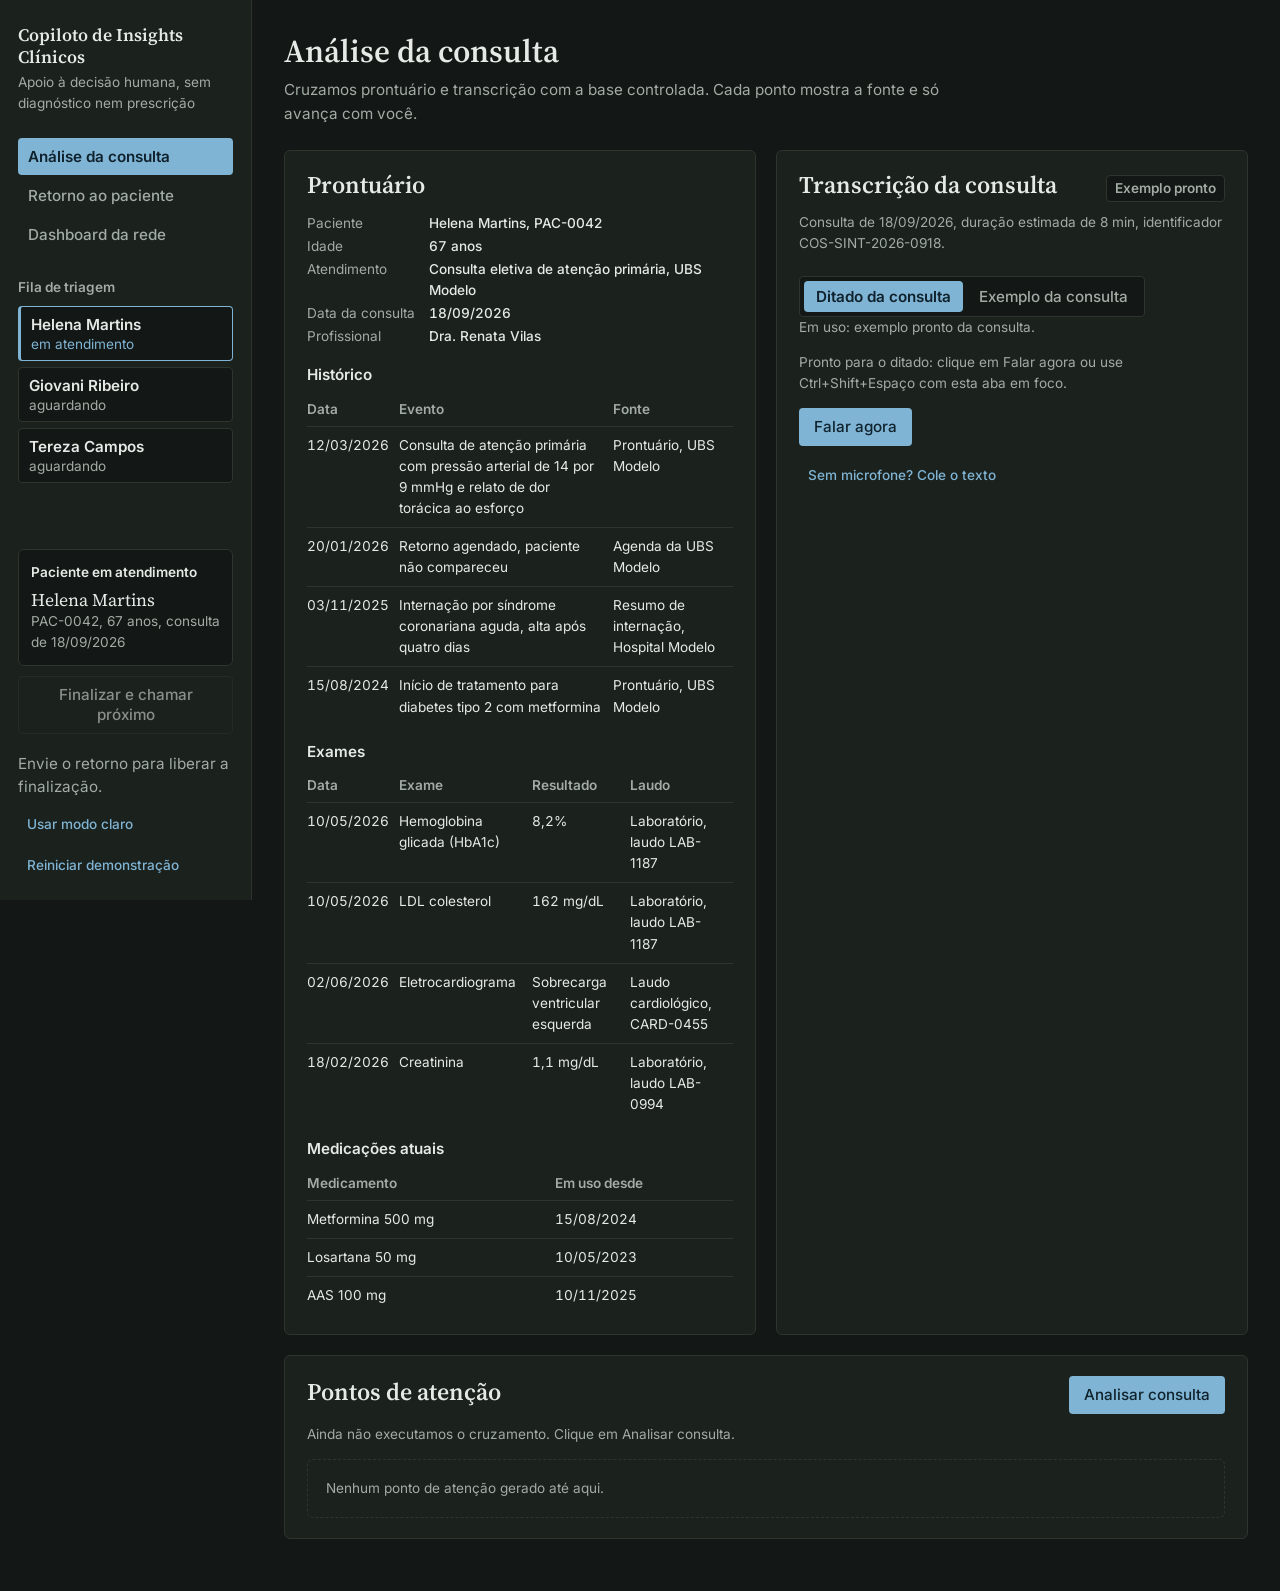
<file: index.html>
<!doctype html>
<html lang="pt-BR" data-tema="escuro">
<head>
  <meta charset="utf-8">
  <meta name="viewport" content="width=device-width, initial-scale=1">
  <title>Copiloto Médico de Insights</title>
  <meta name="description" content="Copiloto de apoio à decisão em atenção primária. Sem diagnóstico nem prescrição.">
  <link rel="stylesheet" href="styles/fontes.css">
  <link rel="stylesheet" href="styles/tokens.css">
  <link rel="stylesheet" href="styles/app.css">
</head>
<body>
  <div class="app">

    <!-- Barra lateral fixa -->
    <aside class="sidebar">
      <div class="marca">
        <p class="marca__nome">Copiloto de Insights Clínicos</p>
        <p class="marca__sub">Apoio à decisão humana, sem diagnóstico nem prescrição</p>
      </div>

      <nav class="nav" aria-label="Telas do copiloto">
        <button class="nav__item" type="button" data-tela="analise">Análise da consulta</button>
        <button class="nav__item" type="button" data-tela="retorno">Retorno ao paciente</button>
        <button class="nav__item" type="button" data-tela="dashboard">Dashboard da rede</button>
      </nav>

      <section class="fila" aria-label="Fila de triagem">
        <p class="fila__titulo">Fila de triagem</p>
        <ul class="fila__lista" id="fila-lista"></ul>
      </section>

      <div class="sidebar__rodape">
        <div class="contexto" aria-label="Paciente em atendimento">
          <p class="contexto__titulo">Paciente em atendimento</p>
          <p class="contexto__nome" id="ctx-nome">Carregando</p>
          <p class="contexto__meta" id="ctx-meta"></p>
        </div>
        <button class="btn btn--secundario" type="button" id="btn-finalizar">Finalizar e chamar próximo</button>
        <p class="finalizar-aviso" id="finalizar-aviso" hidden>Envie o retorno para liberar a finalização.</p>
        <button class="btn btn--fantasma tema-btn" type="button" id="btn-tema">Usar modo escuro</button>
        <button class="btn btn--fantasma" type="button" id="btn-reiniciar">Reiniciar demonstração</button>
      </div>
    </aside>

    <!-- Área principal -->
    <main class="principal">

      <!-- Tela 1: Análise da consulta -->
      <section class="tela" id="tela-analise">
        <header class="tela__cabecalho">
          <h1 class="tela__titulo">Análise da consulta</h1>
          <p class="tela__contexto">
            Cruzamos prontuário e transcrição com a base controlada. Cada ponto mostra a fonte e só avança com você.
          </p>
        </header>

        <div class="grade grade--dois">
          <section class="painel" id="painel-prontuario" aria-label="Prontuário"></section>
          <section class="painel" id="painel-transcricao" aria-label="Transcrição"></section>
        </div>

        <section class="painel" id="painel-insights" aria-label="Pontos de atenção">
          <div class="painel__cabecalho">
            <h2 class="painel__titulo">Pontos de atenção</h2>
            <button class="btn btn--primario" type="button" id="btn-analisar">Analisar consulta</button>
          </div>
          <p class="painel__nota" id="analise-estado">
            Ainda não executamos o cruzamento. Clique em Analisar consulta.
          </p>

          <div class="barra-status" id="barra-status" hidden></div>
          <div class="filtros" id="filtros" hidden role="group" aria-label="Filtrar pontos de atenção"></div>
          <div class="lista-insights" id="lista-insights">
            <div class="vazio">
              <p class="vazio__texto">Nenhum ponto de atenção gerado até aqui.</p>
            </div>
          </div>
        </section>
      </section>

      <!-- Tela 2: Retorno ao paciente -->
      <section class="tela" id="tela-retorno" hidden>
        <header class="tela__cabecalho">
          <h1 class="tela__titulo">Retorno ao paciente</h1>
          <p class="tela__contexto">
            Resumo desta consulta, editável por você. Nada segue sem a sua validação explícita.
          </p>
        </header>

        <ol class="etapas" id="etapas">
          <li class="etapa etapa--ativo" data-etapa="1">
            <span class="etapa__num">1</span>
            <span class="etapa__texto">Rascunho editável</span>
          </li>
          <li class="etapa" data-etapa="2">
            <span class="etapa__num">2</span>
            <span class="etapa__texto">Validação do profissional</span>
          </li>
          <li class="etapa" data-etapa="3">
            <span class="etapa__num">3</span>
            <span class="etapa__texto">Envio pelo WhatsApp</span>
          </li>
        </ol>

        <section class="painel" aria-label="Resumo para a paciente">
          <div class="painel__cabecalho">
            <h2 class="painel__titulo">Resumo gerado a partir da consulta</h2>
            <span class="selo selo--pendente" id="retorno-status">Rascunho, não enviado</span>
          </div>
          <p class="painel__nota">
            Gerado do prontuário, da transcrição e dos pontos que você aceitou. Edite como faria com qualquer nota.
          </p>

          <label class="rotulo-campo" for="retorno-texto">Texto do resumo</label>
          <textarea class="campo-texto" id="retorno-texto" rows="26" spellcheck="false"></textarea>

          <div class="erro" id="retorno-erro" hidden role="alert"></div>

          <details class="regras">
            <summary>O que o sistema bloqueia na validação</summary>
            <ul class="regras__lista">
              <li>Nome de medicamento acompanhado de quantidade, como “tomar 500 mg”.</li>
              <li>Palavras de prescrição: dose, dosagem, posologia, prescrição.</li>
              <li>Formas farmacêuticas soltas: comprimido, cápsula, gotas.</li>
              <li>Orientação automática de conduta, como “procure o hospital agora”.</li>
            </ul>
            <p class="regras__nota">
              O copiloto não recomenda medicação nem conduta em nenhuma tela deste produto.
            </p>
          </details>

          <div class="acoes-painel">
            <button class="btn btn--secundario" type="button" id="btn-gerar">Gerar resumo a partir da consulta</button>
          </div>
        </section>

        <section class="painel" aria-label="Validação do profissional">
          <div class="painel__cabecalho">
            <h2 class="painel__titulo">Validação do profissional</h2>
          </div>
          <p class="painel__nota">
            Valide o registro e use Enviar ao cliente: o WhatsApp abre com o texto pronto na sua conversa.
            Nada sai desta tela sem a sua revisão.
          </p>

          <label class="checkbox">
            <input type="checkbox" id="chk-revisao">
            <span>Revisei o texto. Ele informa a paciente sem recomendar medicação nem conduta automática.</span>
          </label>

          <div class="acoes-painel">
            <button class="btn btn--primario" type="button" id="btn-validar">Validar registro</button>
            <button class="btn btn--primario" type="button" id="btn-enviar">Enviar ao cliente</button>
          </div>

          <div class="guardrail">
            <p class="guardrail__titulo">Limite do copiloto</p>
            <p>
              Esta tela monta e registra um resumo. Nunca gera diagnóstico, prescrição nem orientação automática à paciente.
            </p>
          </div>

          <h3 class="subtitulo">Histórico de validação</h3>
          <ul class="log" id="retorno-log">
            <li class="log__vazio">Nenhuma validação registrada até aqui.</li>
          </ul>
        </section>

        <p class="nota-rodape">
          Enviar ao cliente abre o WhatsApp com o texto do resumo. O envio e a confirmação seguem manuais,
          na sua conversa: o sistema não envia nem acompanha a leitura. Conformidade LGPD segue documentada como pendência.
        </p>
      </section>

      <!-- Tela 3: Dashboard da rede (aplicação de gestão incorporada) -->
      <section class="tela" id="tela-dashboard" hidden>
        <div class="marca">
          <p class="marca__nome">Análise Preditiva da Rede</p>
          <p class="marca__sub">Aplicação de gestão, para coordenação e diretoria</p>
        </div>

        <div class="contexto" aria-label="Perfil de acesso">
          <p class="contexto__titulo">Perfil de acesso</p>
          <p class="contexto__nome">Coordenação</p>
          <p class="contexto__meta">Leitura populacional, sem dado de paciente</p>
        </div>

        <header class="tela__cabecalho">
          <h1 class="tela__titulo">Dashboard populacional</h1>
          <p class="tela__contexto">
            Agrega exames e consultas recebidos na rede.
            Serve para leitura de gestão, nunca para decidir conduta de paciente.
          </p>
        </header>

        <div class="aviso-leitura" role="note">
          <p class="aviso-leitura__titulo">Leitura informa, decisão humana.</p>
          <p>
            Nenhum elemento desta tela aciona ação automática: o dashboard informa,
            a decisão é de quem lê.
          </p>
        </div>

        <div class="kpis" id="kpis"></div>

        <section class="painel" aria-label="Série temporal de exames">
          <div class="painel__cabecalho">
            <h2 class="painel__titulo">Exames recebidos por mês</h2>
          </div>
          <p class="painel__nota" id="serie-nota"></p>
          <div class="grafico" id="grafico"></div>
          <p class="painel__nota" id="serie-legenda"></p>
        </section>

        <section class="painel" aria-label="Tabela de leitura para gestão">
          <div class="painel__cabecalho">
            <h2 class="painel__titulo">Leitura para gestão</h2>
          </div>
          <p class="painel__nota">
            A coluna de leitura interpretativa existe porque o valor do dashboard é apoiar
            decisão humana, não só exibir número.
          </p>
          <div class="tabela-rolagem">
            <table class="tabela" id="tabela-gestao"></table>
          </div>
        </section>

        <p class="nota-rodape">
          Alteração de escala, equipe ou agenda não acontece por esta tela: quem decide é a
          gestão, com registro.
        </p>
      </section>

    </main>
  </div>

  <!-- Ordem importa: dados, motor de recuperação, motor de insights,
       organizador de ditado, telas e dashboard da terceira tela -->
  <script src="scripts/data/prontuario.js"></script>
  <script src="scripts/data/transcricao.js"></script>
  <script src="scripts/data/base-controlada.js"></script>
  <script src="scripts/data/dashboard.js"></script>
  <script src="scripts/engine/rag.js"></script>
  <script src="scripts/engine/insights.js"></script>
  <script src="scripts/engine/organizar.js"></script>
  <script src="scripts/ui/util.js"></script>
  <script src="scripts/ui/analise.js"></script>
  <script src="scripts/ui/retorno.js"></script>
  <script src="scripts/ui/dashboard.js"></script>
  <script src="scripts/app.js"></script>
  <script>
    /* terceira tela: mesmo init do app de gestão — idempotente e seguro
       com a tela escondida, porque o gráfico usa viewBox fixo */
    CM.ui.dashboard.init();
  </script>
</body>
</html>
</file>
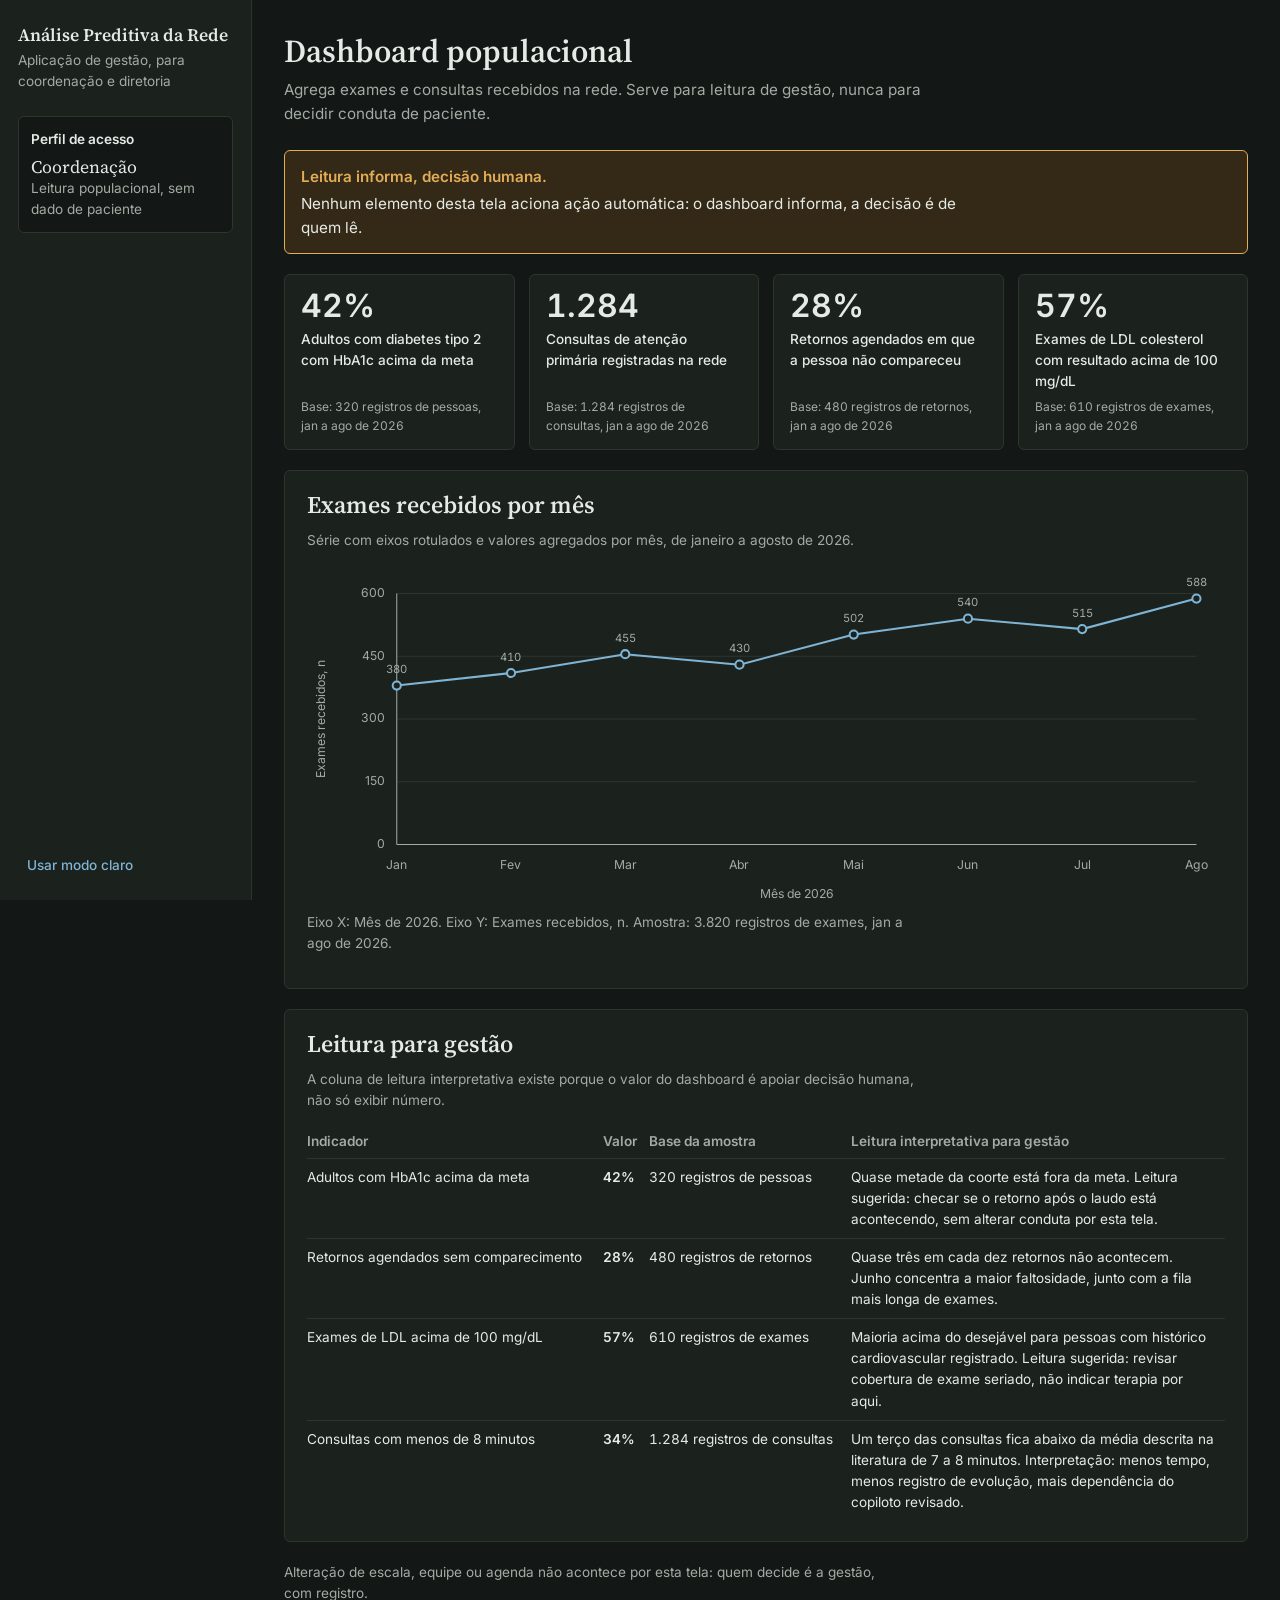
<file: gestao/index.html>
<!doctype html>
<html lang="pt-BR" data-tema="escuro">
<head>
  <meta charset="utf-8">
  <meta name="viewport" content="width=device-width, initial-scale=1">
  <title>Análise Preditiva da Rede — Copiloto de Gestão</title>
  <meta name="description" content="Análise preditiva populacional para coordenação e diretoria. Sem ação automática.">
  <link rel="stylesheet" href="../styles/fontes.css">
  <link rel="stylesheet" href="../styles/tokens.css">
  <link rel="stylesheet" href="../styles/app.css">
</head>
<body>
  <div class="app">

    <aside class="sidebar">
      <div class="marca">
        <p class="marca__nome">Análise Preditiva da Rede</p>
        <p class="marca__sub">Aplicação de gestão, para coordenação e diretoria</p>
      </div>

      <div class="contexto" aria-label="Perfil de acesso">
        <p class="contexto__titulo">Perfil de acesso</p>
        <p class="contexto__nome">Coordenação</p>
        <p class="contexto__meta">Leitura populacional, sem dado de paciente</p>
      </div>

      <div class="sidebar__rodape">
        <button class="btn btn--fantasma tema-btn" type="button" id="btn-tema">Usar modo claro</button>
      </div>
    </aside>

    <main class="principal">

      <section class="tela" id="tela-dashboard">
        <header class="tela__cabecalho">
          <h1 class="tela__titulo">Dashboard populacional</h1>
          <p class="tela__contexto">
            Agrega exames e consultas recebidos na rede.
            Serve para leitura de gestão, nunca para decidir conduta de paciente.
          </p>
        </header>

        <div class="aviso-leitura" role="note">
          <p class="aviso-leitura__titulo">Leitura informa, decisão humana.</p>
          <p>
            Nenhum elemento desta tela aciona ação automática: o dashboard informa,
            a decisão é de quem lê.
          </p>
        </div>

        <div class="kpis" id="kpis"></div>

        <section class="painel" aria-label="Série temporal de exames">
          <div class="painel__cabecalho">
            <h2 class="painel__titulo">Exames recebidos por mês</h2>
          </div>
          <p class="painel__nota" id="serie-nota"></p>
          <div class="grafico" id="grafico"></div>
          <p class="painel__nota" id="serie-legenda"></p>
        </section>

        <section class="painel" aria-label="Tabela de leitura para gestão">
          <div class="painel__cabecalho">
            <h2 class="painel__titulo">Leitura para gestão</h2>
          </div>
          <p class="painel__nota">
            A coluna de leitura interpretativa existe porque o valor do dashboard é apoiar
            decisão humana, não só exibir número.
          </p>
          <div class="tabela-rolagem">
            <table class="tabela" id="tabela-gestao"></table>
          </div>
        </section>

        <p class="nota-rodape">
          Alteração de escala, equipe ou agenda não acontece por esta tela: quem decide é a
          gestão, com registro.
        </p>
      </section>

    </main>
  </div>

  <script src="../scripts/data/dashboard.js"></script>
  <script src="../scripts/ui/util.js"></script>
  <script src="../scripts/ui/dashboard.js"></script>
  <script>
    /* tema compartilhado com o app do médico (mesma origem) */
    (function () {
      function aplicar(tema) {
        document.documentElement.setAttribute("data-tema", tema);
        document.getElementById("btn-tema").textContent =
          tema === "escuro" ? "Usar modo claro" : "Usar modo escuro";
        CM.store.gravar("tema", tema);
      }
      var salvo = CM.store.ler("tema");
      aplicar(salvo === "claro" || salvo === "escuro" ? salvo : "escuro");
      document.getElementById("btn-tema").addEventListener("click", function () {
        var atual = document.documentElement.getAttribute("data-tema");
        aplicar(atual === "escuro" ? "claro" : "escuro");
      });
      CM.ui.dashboard.init();
    })();
  </script>
</body>
</html>
</file>
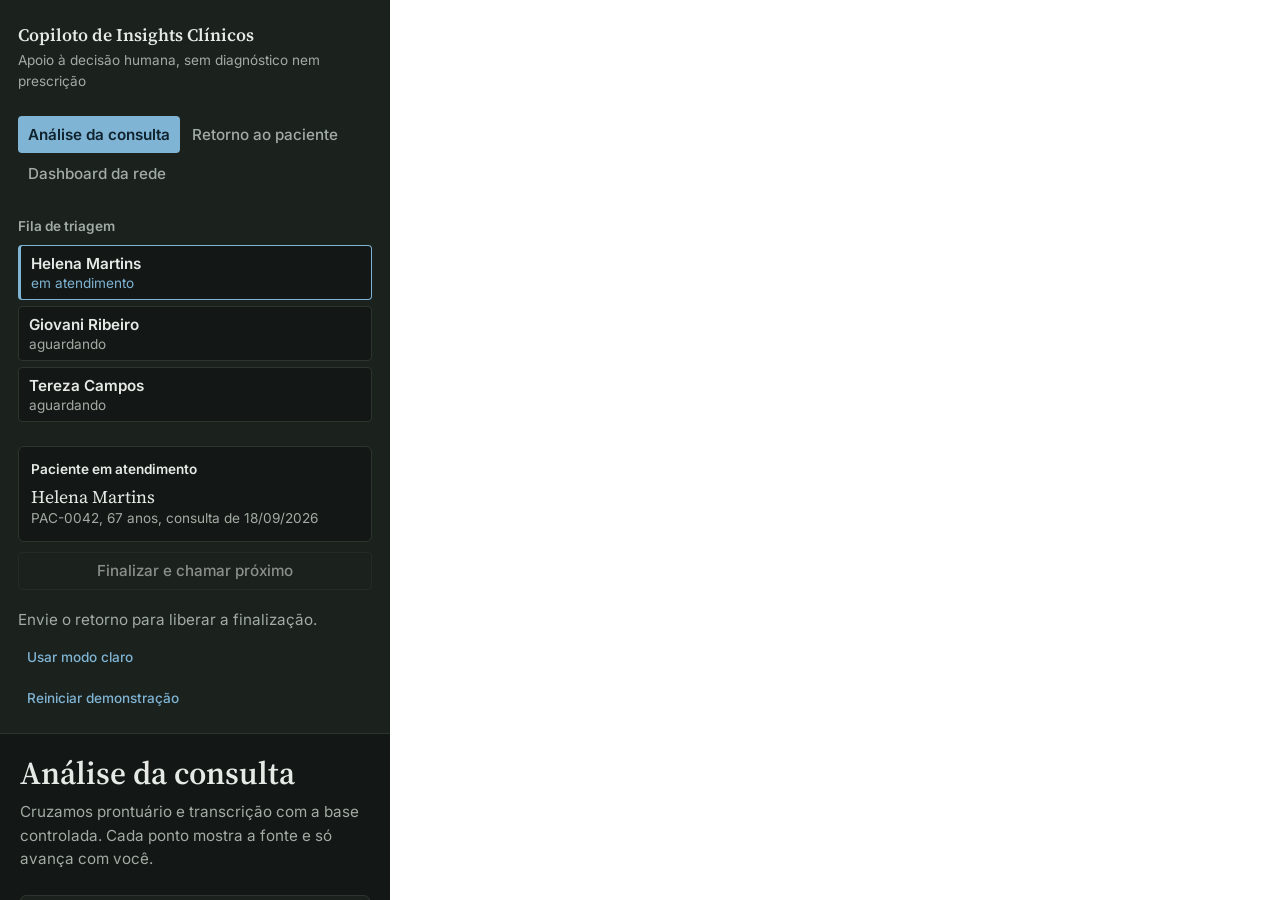
<file: testes/mobile.html>
<!doctype html>
<html lang="pt-BR">
<head>
  <meta charset="utf-8">
  <title>mobile</title>
  <style>
    body { margin: 0; }
    iframe { width: 390px; height: 900px; border: 0; display: block; }
  </style>
</head>
<body>
  <iframe id="app"></iframe>
  <script>
    /* Medidor e captura de tela móvel em largura REAL de 390px.
       (O --window-size do Chrome headless não desce de 500 no layout;
       por isso a medida e a captura precisam do iframe.)
       ?hash=analise|dashboard|retorno, ?analisar=1, ?h=<altura do iframe>.
       O título vira "OK ..." se o documento não passa de 390px, ou
       "OVERFLOW ..." listando os elementos que estouram. */
    var p = new URLSearchParams(location.search);
    var frame = document.getElementById("app");
    if (p.get("h")) frame.style.height = parseInt(p.get("h"), 10) + "px";
    frame.src = "../index.html?sem-estado=1#" + (p.get("hash") || "analise");

    var tentativas = 0;
    function medir() {
      tentativas++;
      var d = null;
      try { d = frame.contentDocument; } catch (e0) { d = null; }
      var nome = d ? d.getElementById("ctx-nome") : null;
      if (!nome || nome.textContent === "Carregando") {
        if (tentativas >= 100) { document.title = "FAIL app não inicializou"; return; }
        if (!d || tentativas % 10 === 0) { try { frame.src = frame.src; } catch (e1) {} }
        setTimeout(medir, 100);
        return;
      }
      if (p.get("analisar") === "1") {
        d.getElementById("btn-analisar").click();
      }
      var raiz = d.documentElement;
      var alargos = [];
      Array.prototype.forEach.call(d.body.querySelectorAll("*"), function (el) {
        var r = el.getBoundingClientRect();
        if (r.right > 391) {
          alargos.push(el.tagName.toLowerCase() +
            (typeof el.className === "string" && el.className
              ? "." + el.className.split(" ").join(".")
              : "") +
            "=" + Math.round(r.right));
        }
      });
      document.title = (raiz.scrollWidth <= 390 ? "OK" : "OVERFLOW") +
        " scrollW=" + raiz.scrollWidth +
        (alargos.length ? " | " + alargos.slice(0, 6).join(" | ") : "");
    }

    frame.addEventListener("load", function () { medir(); });
  </script>
</body>
</html>
</file>
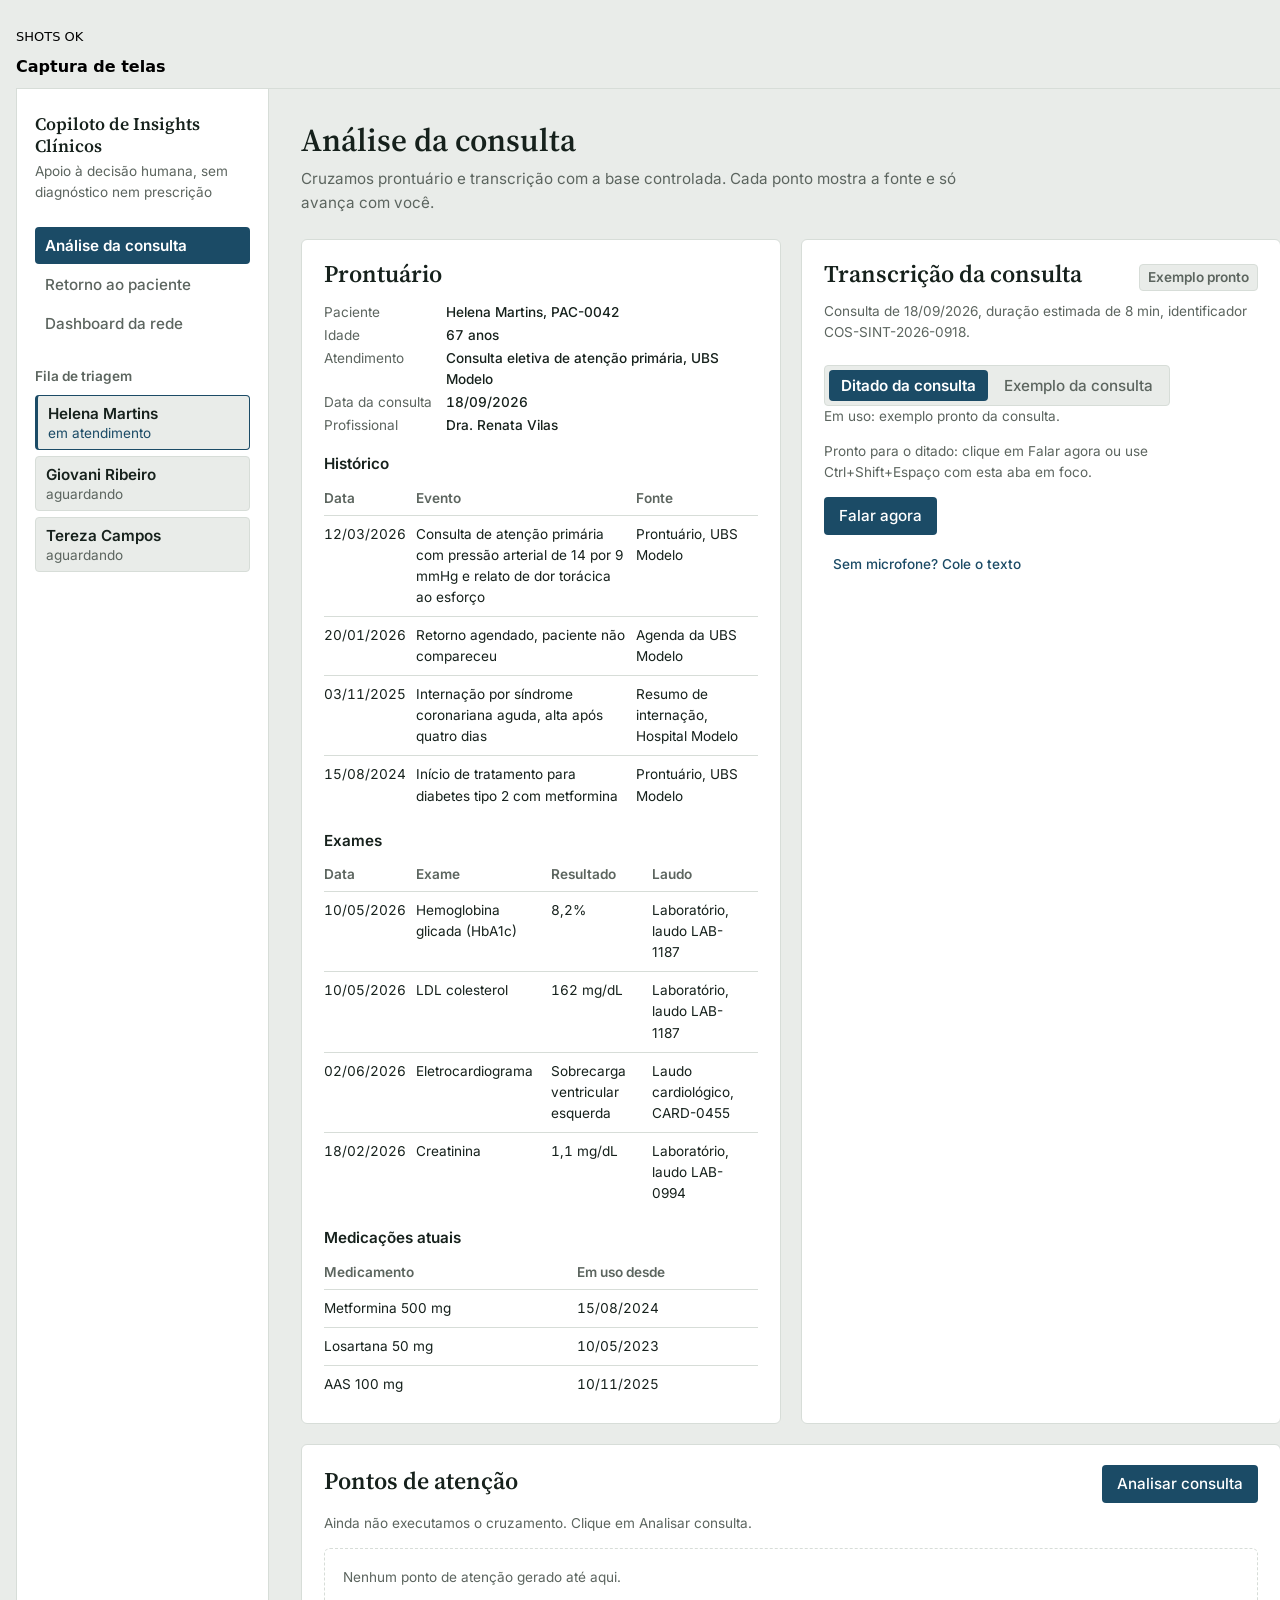
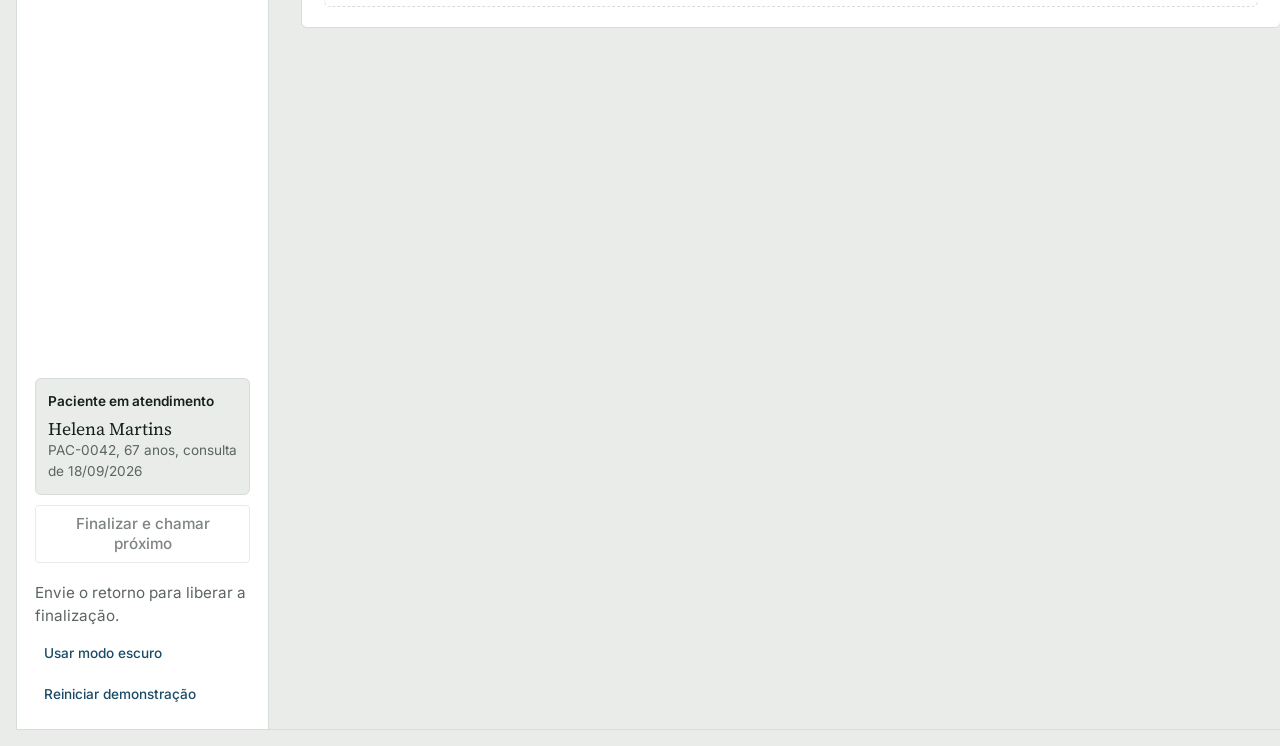
<file: testes/shots.html>
<!doctype html>
<html lang="pt-BR">
<head>
  <meta charset="utf-8">
  <title>Shots</title>
  <style>
    body { margin: 0; padding: 16px; background: #E9ECE9; }
    iframe { width: 1380px; height: 2240px; border: 1px solid #D7DDD8; display: block; }
  </style>
</head>
<body>
  <h1 style="font: 600 16px system-ui; margin: 8px 0 12px;">Captura de telas</h1>
  <iframe id="app"></iframe>

  <script>
    /* Harness de captura: ?hash=analise|dashboard|retorno, ?analisar=1,
       ?scroll=<id do elemento>|bloqueado, ?tema=claro|escuro (padrão claro,
       porque o Chrome headless nasce no modo escuro) e ?app=gestao para
       capturar a aplicação de gestão (que é uma página própria). */
    var p = new URLSearchParams(location.search);
    var frame = document.getElementById("app");
    var ehGestao = p.get("app") === "gestao";
    frame.src = (ehGestao ? "../gestao/index.html" : "../index.html") + "?sem-estado=1" +
      (p.get("hash") && !ehGestao ? "#" + p.get("hash") : "");

    var aviso = document.createElement("p");
    aviso.style.font = "13px system-ui";
    aviso.textContent = "SHOTS PENDENTE";
    document.body.insertBefore(aviso, document.body.firstChild);
    function marcar(t) { document.title = t; aviso.textContent = t; }

    var tentativas = 0;
    var feito = false;
    function tentar() {
      tentativas++;
      if (feito) return;
      var fd = null;
      try { fd = frame.contentDocument; } catch (e0) { fd = null; }
      var nome = fd ? fd.getElementById("ctx-nome") : null;
      var pronto;
      if (ehGestao) {
        pronto = !!fd && fd.readyState === "complete";
      } else {
        pronto = !!nome && nome.textContent !== "Carregando";
      }
      if (!pronto) {
        if (tentativas >= 100) {
          feito = true;
          marcar("SHOTS FAIL app não inicializou");
          return;
        }
        marcar("SHOTS PENDENTE " + tentativas);
        if (!fd || tentativas % 10 === 0) {
          try { frame.src = frame.src; } catch (e1) {}
        }
        setTimeout(tentar, 100);
        return;
      }
      feito = true;
      try {
        var temaDesejado = p.get("tema") === "escuro" ? "escuro" : "claro";
        var btnTema = fd.getElementById("btn-tema");
        if (btnTema && fd.documentElement.getAttribute("data-tema") !== temaDesejado) {
          btnTema.click();
        }
        var btnAnalisar = fd.getElementById("btn-analisar");
        if (p.get("analisar") === "1" && btnAnalisar) {
          btnAnalisar.click();
        }
        var alvo = p.get("scroll");
        if (alvo === "bloqueado") {
          var b = fd.querySelector(".insight--bloqueado");
          if (b) b.scrollIntoView();
        } else if (alvo) {
          var el = fd.getElementById(alvo);
          if (el) el.scrollIntoView();
        }
        marcar("SHOTS OK");
      } catch (e) {
        marcar("SHOTS FAIL " + e);
      }
    }

    frame.addEventListener("load", function () { tentar(); });
  </script>
</body>
</html>
</file>
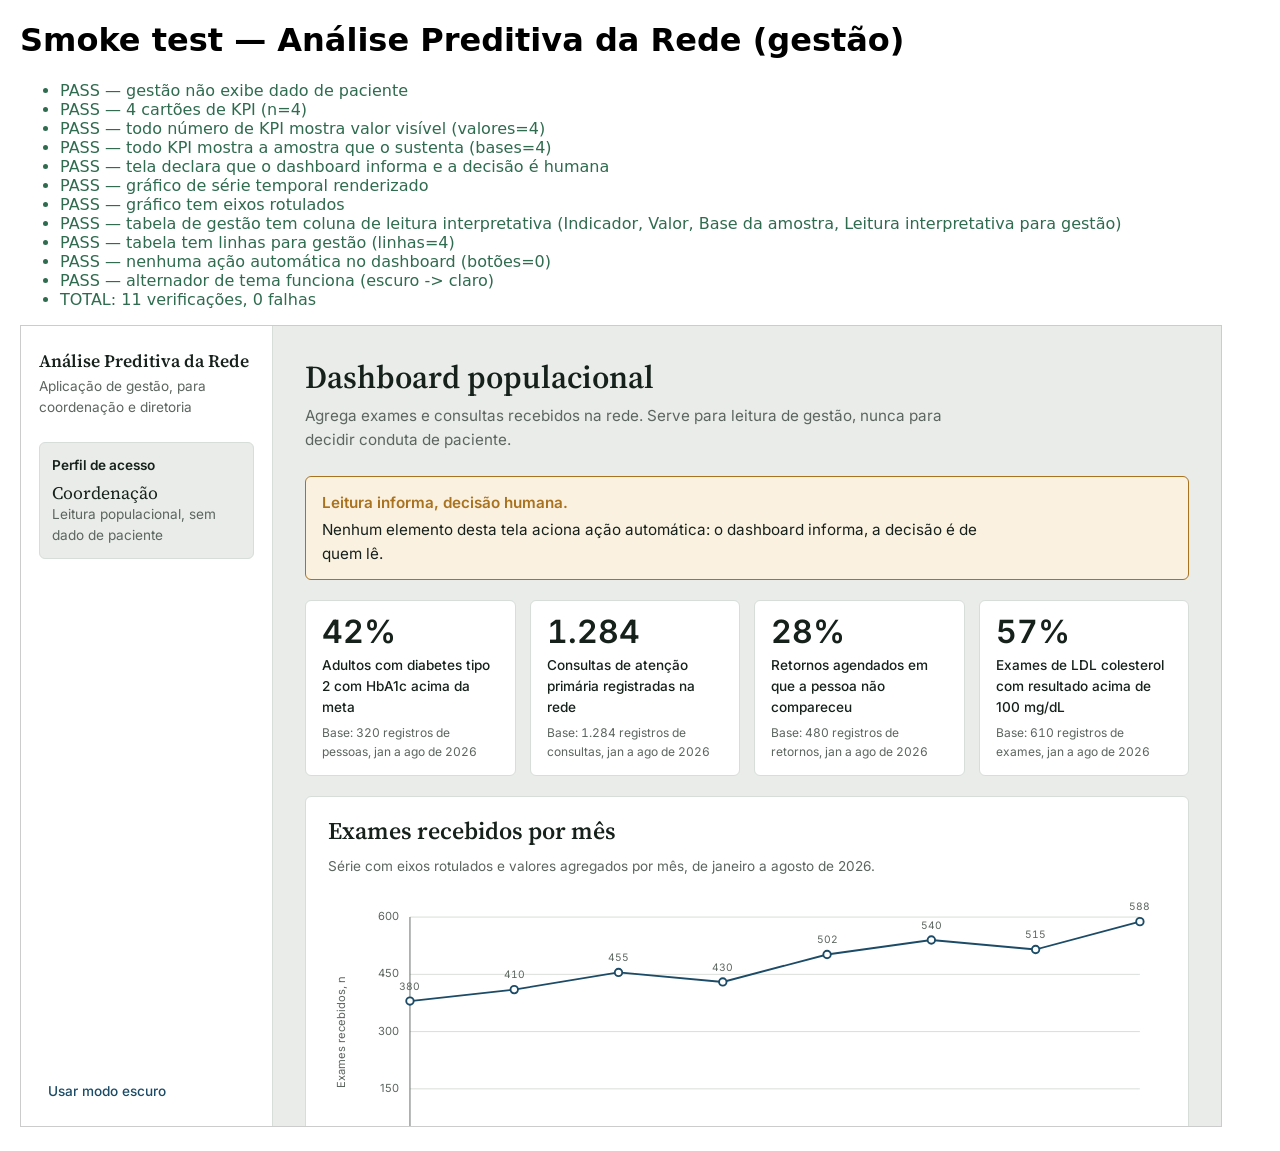
<file: testes/smoke-gestao.html>
<!doctype html>
<html lang="pt-BR">
<head>
  <meta charset="utf-8">
  <title>Smoke test — Gestão</title>
  <style>
    body { font-family: system-ui, sans-serif; margin: 20px; }
    iframe { width: 1200px; height: 800px; border: 1px solid #ccc; }
    li.pass { color: #2F6B4F; }
    li.fail { color: #9C3E37; font-weight: 600; }
  </style>
</head>
<body>
  <h1>Smoke test — Análise Preditiva da Rede (gestão)</h1>
  <ul id="saidas"></ul>
  <iframe id="app" src="../gestao/index.html"></iframe>

  <script>
    var resultados = [];

    function check(cond, nome, detalhe) {
      var ok = !!cond;
      resultados.push((ok ? "PASS" : "FAIL") + " " + nome);
      var li = document.createElement("li");
      li.className = ok ? "pass" : "fail";
      li.textContent = (ok ? "PASS" : "FAIL") + " — " + nome + (detalhe ? " (" + detalhe + ")" : "");
      document.getElementById("saidas").appendChild(li);
      console.log((ok ? "PASS" : "FAIL") + " " + nome + (detalhe ? " " + detalhe : ""));
    }

    function finalizar() {
      var falhas = resultados.filter(function (r) { return r.indexOf("FAIL") === 0; }).length;
      document.title = (falhas === 0 ? "ALL PASS " : falhas + " FAIL ") + resultados.length + " testes";
      var resumo = document.createElement("li");
      resumo.className = falhas === 0 ? "pass" : "fail";
      resumo.textContent = "TOTAL: " + resultados.length + " verificações, " + falhas + " falhas";
      document.getElementById("saidas").appendChild(resumo);
      console.log(document.title);
      /* mantém o invariante: suíte termina com o storage limpo */
      try { localStorage.clear(); } catch (e) {}
    }

    function run(w, d) {
      try {
        var q = function (sel) { return d.querySelector(sel); };
        var qa = function (sel) { return Array.prototype.slice.call(d.querySelectorAll(sel)); };

        /* separação de públicos: gestão não vê dado de paciente */
        check(!d.getElementById("ctx-nome") &&
              d.body.textContent.indexOf("Helena") < 0,
              "gestão não exibe dado de paciente");

        /* ---------- conteúdo herdado do dashboard ---------- */
        var kpis = qa("#kpis .kpi");
        check(kpis.length === 4, "4 cartões de KPI", "n=" + kpis.length);
        var valores = qa("#kpis .kpi__valor");
        check(valores.length === kpis.length && kpis.length > 0 &&
              valores.every(function (v) { return v.textContent.trim().length > 0; }),
              "todo número de KPI mostra valor visível", "valores=" + valores.length);
        var bases = qa("#kpis .kpi__base");
        check(bases.length === kpis.length &&
              bases.every(function (b) { return /Base:.*registros de/.test(b.textContent); }),
              "todo KPI mostra a amostra que o sustenta", "bases=" + bases.length);
        var aviso = q("#tela-dashboard .aviso-leitura");
        check(!!aviso && /decisão é de quem lê/.test(aviso.textContent),
              "tela declara que o dashboard informa e a decisão é humana");

        var svg = q("#grafico svg");
        check(!!svg, "gráfico de série temporal renderizado");
        if (svg) {
          var svgText = svg.textContent;
          check(svgText.indexOf("Mês de 2026") >= 0 && svgText.indexOf("Exames recebidos") >= 0,
                "gráfico tem eixos rotulados");
        }

        var ths = qa("#tabela-gestao th").map(function (t) { return t.textContent; });
        var linhas = qa("#tabela-gestao tbody tr");
        check(ths.some(function (t) { return /Leitura interpretativa/.test(t); }),
              "tabela de gestão tem coluna de leitura interpretativa", ths.join(", "));
        check(linhas.length >= 3, "tabela tem linhas para gestão", "linhas=" + linhas.length);

        var botoesDash = qa("#tela-dashboard button");
        check(botoesDash.length === 0, "nenhuma ação automática no dashboard", "botões=" + botoesDash.length);

        /* tema funciona também nesta aplicação */
        var temaAntes = d.documentElement.getAttribute("data-tema");
        d.getElementById("btn-tema").click();
        check(d.documentElement.getAttribute("data-tema") !== temaAntes,
              "alternador de tema funciona", temaAntes + " -> " + d.documentElement.getAttribute("data-tema"));
      } catch (e) {
        check(false, "exceção durante o teste", String((e && e.stack) || e));
      }
      finalizar();
    }

    document.getElementById("app").addEventListener("load", function () {
      var frame = document.getElementById("app");
      run(frame.contentWindow, frame.contentDocument);
    });
  </script>
</body>
</html>
</file>
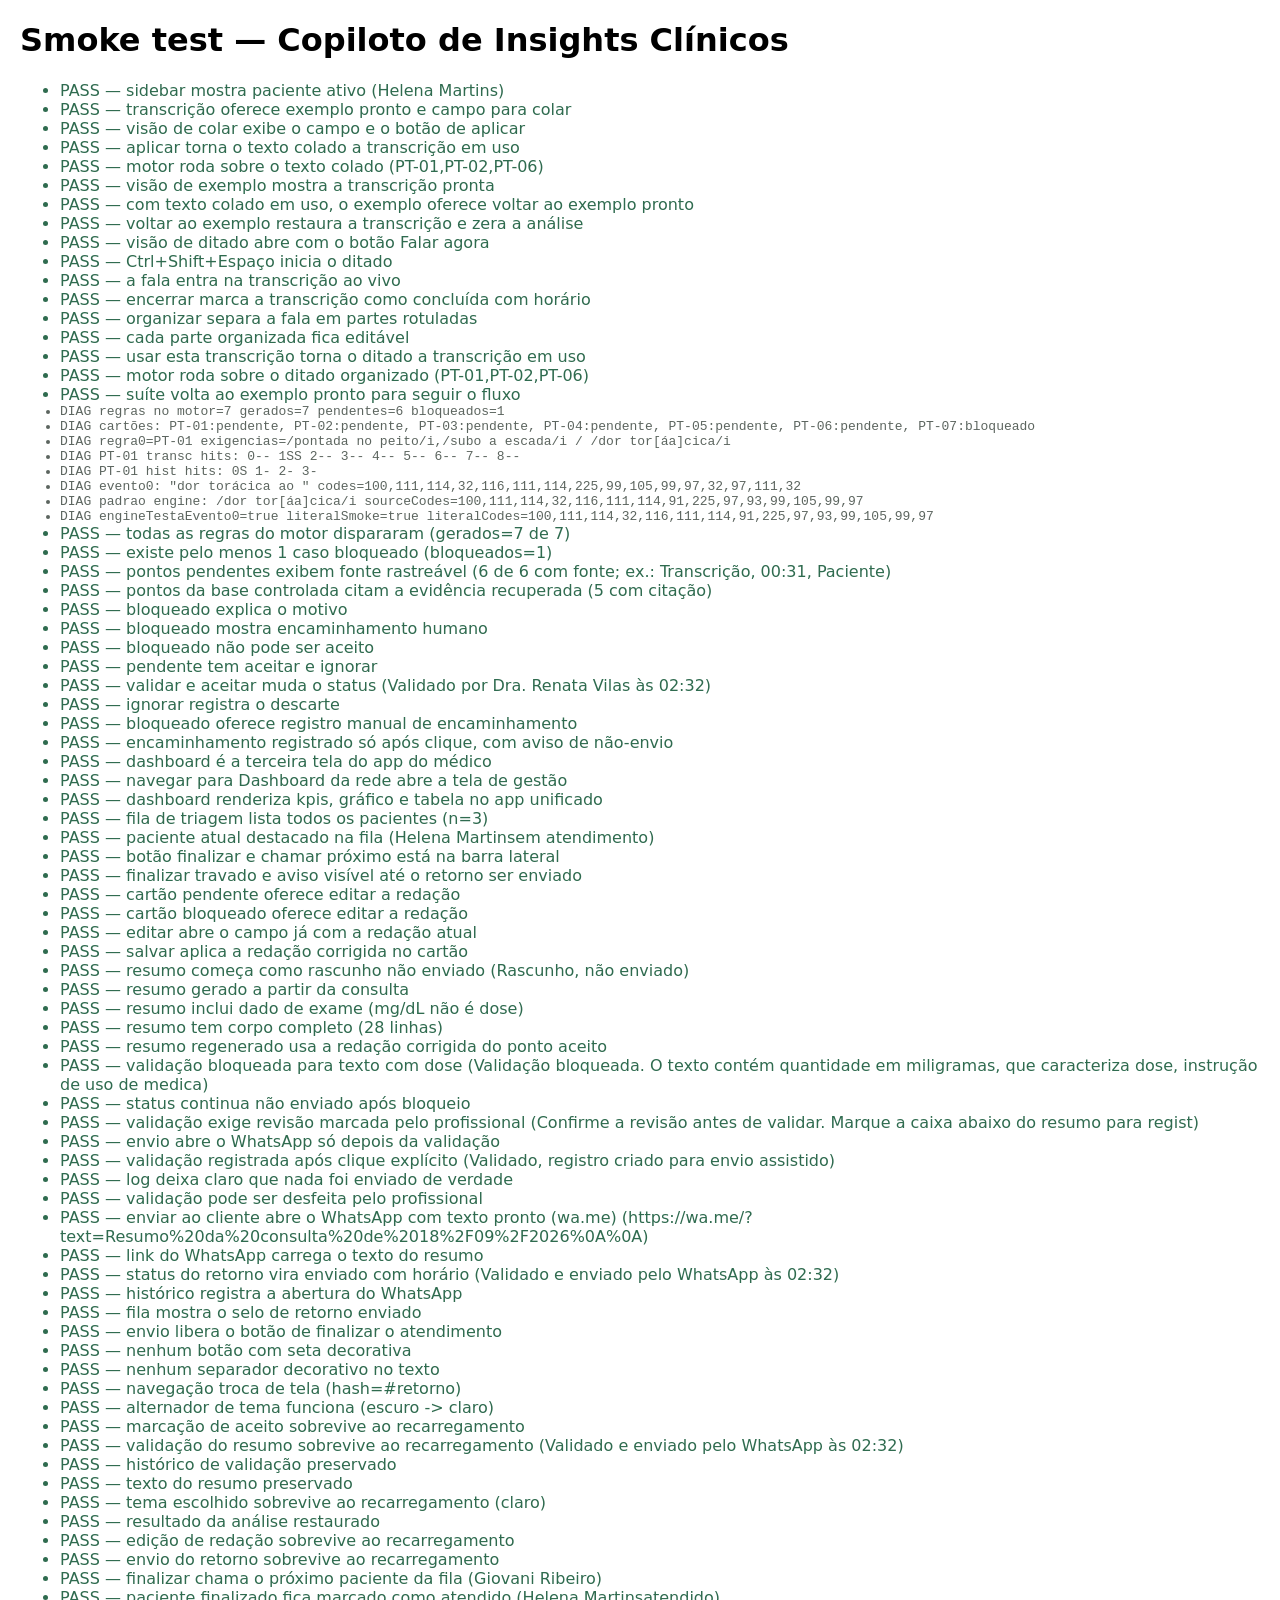
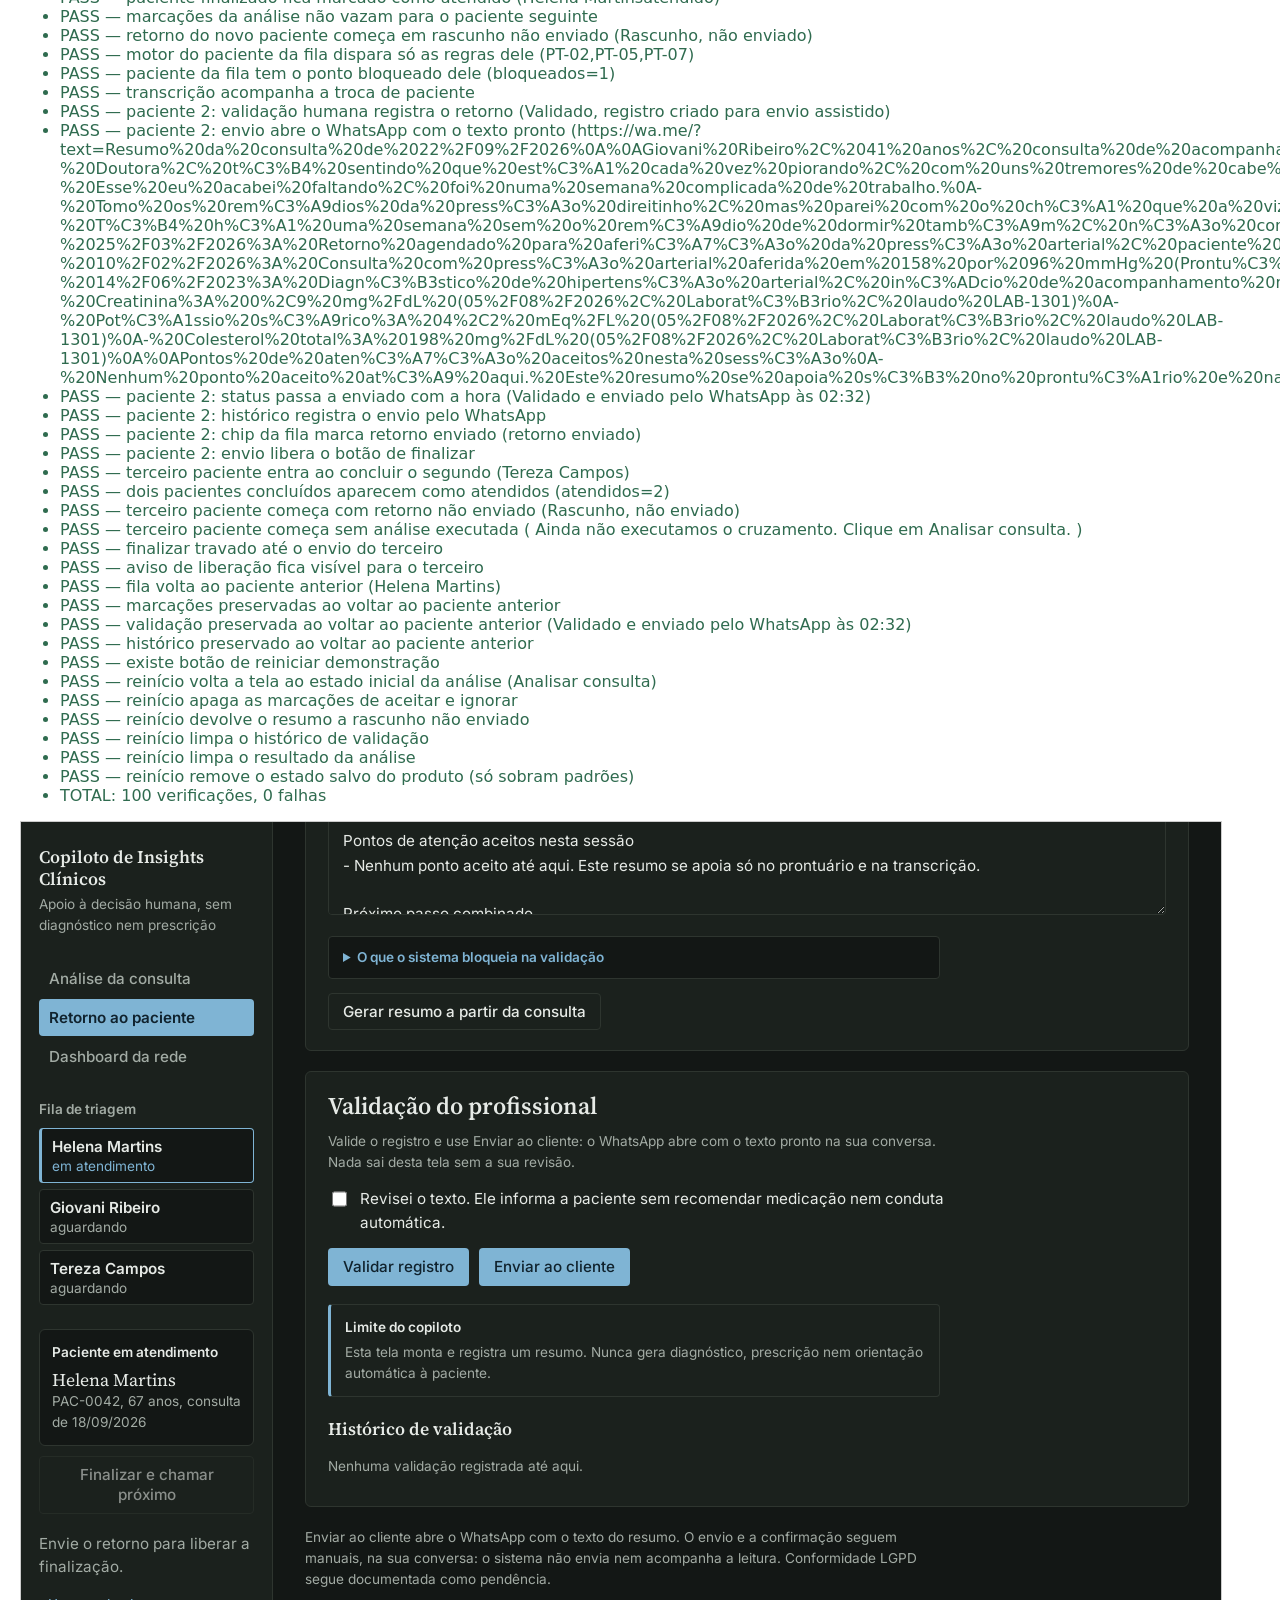
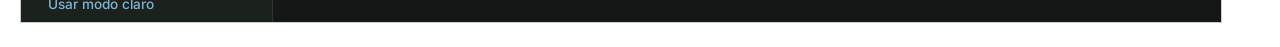
<file: testes/smoke.html>
<!doctype html>
<html lang="pt-BR">
<head>
  <meta charset="utf-8">
  <title>Smoke test</title>
  <style>
    body { font-family: system-ui, sans-serif; margin: 20px; }
    iframe { width: 1200px; height: 800px; border: 1px solid #ccc; }
    li.pass { color: #2F6B4F; }
    li.fail { color: #9C3E37; font-weight: 600; }
    li.diag { color: #5C655F; font-family: monospace; font-size: 13px; }
  </style>
</head>
<body>
  <h1 id="titulo">Smoke test — Copiloto de Insights Clínicos</h1>
  <ul id="saidas"></ul>
  <iframe id="app" src="../index.html"></iframe>

  <script>
    var resultados = [];

    function check(cond, nome, detalhe) {
      var ok = !!cond;
      resultados.push((ok ? "PASS" : "FAIL") + " " + nome);
      var li = document.createElement("li");
      li.className = ok ? "pass" : "fail";
      li.textContent = (ok ? "PASS" : "FAIL") + " — " + nome + (detalhe ? " (" + detalhe + ")" : "");
      document.getElementById("saidas").appendChild(li);
      console.log((ok ? "PASS" : "FAIL") + " " + nome + (detalhe ? " " + detalhe : ""));
    }

    function diag(texto) {
      var li = document.createElement("li");
      li.className = "diag";
      li.textContent = "DIAG " + texto;
      document.getElementById("saidas").appendChild(li);
      console.log("DIAG " + texto);
    }

    function run(w, d) {
      try {
        var q = function (sel) { return d.querySelector(sel); };
        var qa = function (sel) { return Array.prototype.slice.call(d.querySelectorAll(sel)); };

        /* ---------- Tela 1: análise da consulta ---------- */
        var ctx = d.getElementById("ctx-nome").textContent;
        check(ctx.indexOf("Helena") >= 0, "sidebar mostra paciente ativo", ctx);

        /* ---------- Transcrição: exemplo pronto + colar ---------- */
        w.confirm = function () { return true; };
        check(!!d.querySelector('[data-transc="ver-exemplo"]') &&
              !!d.querySelector('[data-transc="ver-colar"]'),
              "transcrição oferece exemplo pronto e campo para colar");
        d.querySelector('[data-transc="ver-colar"]').click();
        check(!!d.getElementById("transcricao-texto") &&
              !!d.querySelector('[data-transc="aplicar"]'),
              "visão de colar exibe o campo e o botão de aplicar");
        d.getElementById("transcricao-texto").value =
          "Relato de pontada no peito ao subir escada desde a última visita.\nPaciente nega outros sintomas.";
        d.querySelector('[data-transc="aplicar"]').click();
        check(/Em uso: texto colado/.test(d.getElementById("painel-transcricao").textContent),
              "aplicar torna o texto colado a transcrição em uso");
        d.getElementById("btn-analisar").click();
        var idsColado = qa(".insight").map(function (c) { return c.getAttribute("data-id"); });
        check(idsColado.join(",") === "PT-01,PT-02,PT-06",
              "motor roda sobre o texto colado", idsColado.join(","));
        d.querySelector('[data-transc="ver-exemplo"]').click();
        check(d.body.textContent.indexOf("Tomo um chá") >= 0,
              "visão de exemplo mostra a transcrição pronta");
        check(!!d.querySelector('[data-transc="usar-exemplo"]'),
              "com texto colado em uso, o exemplo oferece voltar ao exemplo pronto");
        d.querySelector('[data-transc="usar-exemplo"]').click();
        check(/Ainda não executamos o cruzamento/.test(d.getElementById("analise-estado").textContent) &&
              /Em uso: exemplo pronto/.test(d.getElementById("painel-transcricao").textContent),
              "voltar ao exemplo restaura a transcrição e zera a análise");

        /* ---------- Ditado ao vivo (fluxo principal de transcrição) ---------- */
        w.confirm = function () { return true; };
        d.querySelector('[data-transc="ver-ditado"]').click();
        check(!!d.getElementById("btn-ditado") &&
              /Falar agora/.test(d.getElementById("btn-ditado").textContent),
              "visão de ditado abre com o botão Falar agora");
        var Fake = function () { this.onresult = null; this.onend = null; };
        Fake.prototype.start = function () {
          if (!this.onresult) return;
          this.onresult({ resultIndex: 0, results: [{
            isFinal: true, length: 1,
            0: { transcript: "Relato de pontada no peito ao subir escada desde a última visita. Paciente nega outros sintomas." }
          }] });
        };
        Fake.prototype.stop = function () { if (this.onend) this.onend(); };
        Fake.prototype.abort = Fake.prototype.stop;
        w.SpeechRecognition = Fake;
        try { delete w.webkitSpeechRecognition; } catch (eS) { w.webkitSpeechRecognition = undefined; }
        d.dispatchEvent(new w.KeyboardEvent("keydown", {
          key: " ", code: "Space", ctrlKey: true, shiftKey: true, bubbles: true, cancelable: true
        }));
        check(/Ouvindo/.test(d.getElementById("painel-transcricao").textContent),
              "Ctrl+Shift+Espaço inicia o ditado");
        check(!!d.getElementById("ditado-texto") &&
              d.getElementById("ditado-texto").value.indexOf("pontada no peito") >= 0,
              "a fala entra na transcrição ao vivo");
        d.getElementById("btn-ditado").click();
        check(/Transcrição concluída/.test(d.getElementById("ditado-estado").textContent),
              "encerrar marca a transcrição como concluída com horário");
        d.querySelector('[data-transc="organizar"]').click();
        check(d.querySelectorAll("#ditado-partes .parte").length >= 2 &&
              d.getElementById("ditado-partes").textContent.indexOf("Motivo da queixa") >= 0,
              "organizar separa a fala em partes rotuladas");
        check(!!d.getElementById("parte-texto-0"),
              "cada parte organizada fica editável");
        d.getElementById("btn-usar-ditado").click();
        check(/Em uso: ditado/.test(d.getElementById("painel-transcricao").textContent),
              "usar esta transcrição torna o ditado a transcrição em uso");
        d.getElementById("btn-analisar").click();
        var idsDit = qa(".insight").map(function (c) { return c.getAttribute("data-id"); });
        check(idsDit.indexOf("PT-01") >= 0,
              "motor roda sobre o ditado organizado", idsDit.join(","));
        d.querySelector('[data-transc="ver-exemplo"]').click();
        d.querySelector('[data-transc="usar-exemplo"]').click();
        check(/Em uso: exemplo pronto/.test(d.getElementById("painel-transcricao").textContent) &&
              /Ainda não executamos/.test(d.getElementById("analise-estado").textContent),
              "suíte volta ao exemplo pronto para seguir o fluxo");

        d.getElementById("btn-analisar").click();

        var cards = qa(".insight");
        var pend = qa(".insight--pendente");
        var bloq = qa(".insight--bloqueado");

        diag("regras no motor=" + CM_regras(w) +
             " gerados=" + cards.length +
             " pendentes=" + pend.length +
             " bloqueados=" + bloq.length);
        diag("cartões: " + cards.map(function (c) {
          var id = c.getAttribute("data-id") || "?";
          var st = (c.className.match(/insight--([a-z]+)/) || [])[1] || "?";
          return id + ":" + st;
        }).join(", "));

        /* diagnóstico da regra que não disparou (PT-01) */
        try {
          var r0 = w.CM.insights.REGRAS[0];
          diag("regra0=" + r0.id + " exigencias=" + String(r0.exigencias.transcricao) + " / " + String(r0.exigencias.prontuario));
          diag("PT-01 transc hits: " + w.CM.data.transcricao.trechos.map(function (x, i) {
            var h1 = /pontada no peito/i.test(x.texto) ? "S" : "-";
            var h2 = /subo a escada/i.test(x.texto) ? "S" : "-";
            return i + h1 + h2;
          }).join(" "));
          diag("PT-01 hist hits: " + w.CM.data.prontuario.historico.map(function (h, i) {
            return i + (/dor tor[áa]cica/i.test(h.evento) ? "S" : "-");
          }).join(" "));

          var ev0 = w.CM.data.prontuario.historico[0].evento;
          var ixDor = ev0.indexOf("dor");
          var patEng = w.CM.insights.REGRAS[0].exigencias.prontuario[0];
          var codigos = function (s) {
            return s.split("").map(function (c) { return c.charCodeAt(0); }).join(",");
          };
          diag("evento0: " + JSON.stringify(ev0.slice(ixDor, ixDor + 16)) +
               " codes=" + codigos(ev0.slice(ixDor, ixDor + 16)));
          diag("padrao engine: " + String(patEng) + " sourceCodes=" + codigos(String(patEng.source)));
          diag("engineTestaEvento0=" + patEng.test(ev0) +
               " literalSmoke=" + /dor tor[áa]cica/i.test(ev0) +
               " literalCodes=" + codigos("dor tor[áa]cica"));
        } catch (e2) {
          diag("diagnóstico falhou: " + e2);
        }

        check(cards.length === CM_regras(w), "todas as regras do motor dispararam",
              "gerados=" + cards.length + " de " + CM_regras(w));
        check(bloq.length >= 1, "existe pelo menos 1 caso bloqueado", "bloqueados=" + bloq.length);

        var comFonte = pend.filter(function (p) { return p.querySelector(".insight__fonte .fonte__detalhe"); });
        check(comFonte.length >= 3, "pontos pendentes exibem fonte rastreável",
              comFonte.length + " de " + pend.length + " com fonte; ex.: " +
              (comFonte[0] ? comFonte[0].querySelector(".fonte__detalhe").textContent.slice(0, 80) : "nenhuma"));

        var comCitacao = pend.filter(function (p) { return p.querySelector(".citacao"); });
        check(comCitacao.length >= 3, "pontos da base controlada citam a evidência recuperada",
              comCitacao.length + " com citação");

        if (bloq.length) {
          var b = bloq[0];
          check(b.textContent.indexOf("Motivo do bloqueio") >= 0, "bloqueado explica o motivo");
          check(b.textContent.indexOf("Encaminhamento humano") >= 0, "bloqueado mostra encaminhamento humano");
          check(!b.querySelector('[data-acao="aceitar"]'), "bloqueado não pode ser aceito");
        }

        check(!!pend[0] && !!pend[0].querySelector('[data-acao="aceitar"]') &&
              !!pend[0].querySelector('[data-acao="ignorar"]'), "pendente tem aceitar e ignorar");

        if (pend[0]) {
          pend[0].querySelector('[data-acao="aceitar"]').click();
          var aceito = q(".insight--aceito");
          check(!!aceito, "validar e aceitar muda o status",
                aceito ? aceito.querySelector(".insight__registro--ok").textContent : "");
        }

        var pend2 = q(".insight--pendente");
        if (pend2) {
          pend2.querySelector('[data-acao="ignorar"]').click();
          check(!!q(".insight--ignorado"), "ignorar registra o descarte");
        }

        if (bloq.length) {
          var btnEnc = q('.insight--bloqueado [data-acao="encaminhar"]');
          check(!!btnEnc, "bloqueado oferece registro manual de encaminhamento");
          if (btnEnc) {
            btnEnc.click();
            check(d.body.textContent.indexOf("Nenhuma ação foi enviada à paciente") >= 0,
                  "encaminhamento registrado só após clique, com aviso de não-envio");
          }
        }

        /* o dashboard voltou: agora é a terceira tela do app unificado */
        check(!!d.querySelector('.nav__item[data-tela="dashboard"]') &&
              !!d.getElementById("tela-dashboard"),
              "dashboard é a terceira tela do app do médico");
        q('.nav__item[data-tela="dashboard"]').click();
        check(!d.getElementById("tela-dashboard").hidden &&
              d.getElementById("tela-analise").hidden,
              "navegar para Dashboard da rede abre a tela de gestão");
        check(d.getElementById("kpis").children.length > 0 &&
              !!d.querySelector("#grafico svg") &&
              d.querySelectorAll("#tabela-gestao tbody tr").length > 0,
              "dashboard renderiza kpis, gráfico e tabela no app unificado");
        q('.nav__item[data-tela="analise"]').click();

        /* ---------- Fila de triagem (3 pacientes) ---------- */
        var filaItens = qa("#fila-lista .fila__item");
        check(filaItens.length === w.CM.data.prontuarios.length,
              "fila de triagem lista todos os pacientes", "n=" + filaItens.length);
        check(!!filaItens[0] && /Helena/.test(filaItens[0].textContent) &&
              filaItens[0].classList.contains("fila__item--atual"),
              "paciente atual destacado na fila",
              filaItens[0] ? filaItens[0].textContent.replace(/\s+/g, " ").trim() : "fila vazia");
        check(!!d.getElementById("btn-finalizar"),
              "botão finalizar e chamar próximo está na barra lateral");
        check(d.getElementById("btn-finalizar").disabled &&
              !d.getElementById("finalizar-aviso").hidden,
              "finalizar travado e aviso visível até o retorno ser enviado");

        /* ---------- Redação editável em cada cartão ---------- */
        var cardP = q(".insight--pendente");
        check(!!cardP && !!cardP.querySelector('[data-acao="editar"]'),
              "cartão pendente oferece editar a redação");
        check(!!bloq[0] && !!bloq[0].querySelector('[data-acao="editar"]'),
              "cartão bloqueado oferece editar a redação");
        var cardAceito = q(".insight--aceito");
        if (cardAceito) {
          cardAceito.querySelector('[data-acao="editar"]').click();
          var campoEd = d.getElementById("insight-edicao-texto");
          check(!!campoEd && campoEd.value.length > 0, "editar abre o campo já com a redação atual");
          if (campoEd) {
            campoEd.value = "Redação corrigida pelo profissional para o resumo.";
            d.querySelector('[data-acao="salvar"]').click();
            var titEd = q(".insight--aceito .insight__titulo");
            check(!!titEd && titEd.textContent === "Redação corrigida pelo profissional para o resumo.",
                  "salvar aplica a redação corrigida no cartão");
          }
        }

        /* ---------- Tela 3: retorno ao paciente ---------- */
        var status0 = d.getElementById("retorno-status").textContent;
        check(status0.indexOf("Rascunho, não enviado") >= 0, "resumo começa como rascunho não enviado", status0);

        var ta = d.getElementById("retorno-texto");
        check(ta.value.indexOf("Resumo da consulta") >= 0, "resumo gerado a partir da consulta");
        check(ta.value.indexOf("mg/dL") >= 0, "resumo inclui dado de exame (mg/dL não é dose)");
        check(ta.value.split("\n").length > 10, "resumo tem corpo completo", ta.value.split("\n").length + " linhas");

        w.confirm = function () { return true; };

        /* resumo regenerado deve usar a redação corrigida do ponto aceito */
        d.getElementById("btn-gerar").click();
        check(d.getElementById("retorno-texto").value.indexOf("Redação corrigida pelo profissional") >= 0,
              "resumo regenerado usa a redação corrigida do ponto aceito");

        /* texto com dose deve bloquear a validação */
        ta.value = ta.value + "\nA senhora deve tomar 500 mg pela manhã.";
        ta.dispatchEvent(new w.Event("input"));
        d.getElementById("chk-revisao").checked = true;
        d.getElementById("btn-validar").click();
        var err1 = d.getElementById("retorno-erro");
        check(!err1.hidden && /dose/.test(err1.textContent),
              "validação bloqueada para texto com dose", err1.textContent.slice(0, 110));
        check(d.getElementById("retorno-status").textContent.indexOf("Rascunho") >= 0,
              "status continua não enviado após bloqueio");

        /* sem revisão marcada deve bloquear */
        ta.value = ta.value.replace("\nA senhora deve tomar 500 mg pela manhã.", "");
        ta.dispatchEvent(new w.Event("input"));
        d.getElementById("chk-revisao").checked = false;
        d.getElementById("btn-validar").click();
        var err2 = d.getElementById("retorno-erro");
        check(!err2.hidden, "validação exige revisão marcada pelo profissional",
              err2.textContent.slice(0, 80));

        /* enviar só libera depois da validação explícita */
        var abertos = [];
        w.open = function (u) { abertos.push(u); return null; };
        d.getElementById("btn-enviar").click();
        check(abertos.length === 0 && !d.getElementById("retorno-erro").hidden,
              "envio abre o WhatsApp só depois da validação");

        /* com revisão e clique explícito valida */
        d.getElementById("chk-revisao").checked = true;
        d.getElementById("btn-validar").click();
        var status1 = d.getElementById("retorno-status").textContent;
        check(/Validado/.test(status1), "validação registrada após clique explícito", status1);
        check(d.getElementById("retorno-log").textContent.indexOf("nenhuma mensagem foi enviada") >= 0,
              "log deixa claro que nada foi enviado de verdade");
        check(/Reabrir rascunho/.test(d.getElementById("btn-validar").textContent),
              "validação pode ser desfeita pelo profissional");

        /* ---------- Envio pelo WhatsApp (wa.me) ---------- */
        d.getElementById("btn-enviar").click();
        check(abertos.length === 1 && /^https:\/\/wa\.me\/\?text=/.test(abertos[0]),
              "enviar ao cliente abre o WhatsApp com texto pronto (wa.me)",
              abertos.length ? abertos[0].slice(0, 70) : "nada aberto");
        check(abertos.length === 1 &&
              decodeURIComponent(abertos[0]).indexOf("Resumo da consulta") >= 0,
              "link do WhatsApp carrega o texto do resumo");
        check(/enviado/.test(d.getElementById("retorno-status").textContent),
              "status do retorno vira enviado com horário",
              d.getElementById("retorno-status").textContent);
        check(d.getElementById("retorno-log").textContent.indexOf("WhatsApp aberto com o texto pronto") >= 0,
              "histórico registra a abertura do WhatsApp");
        var chipAtual = q("#fila-lista .fila__item--atual .fila__status");
        check(!!chipAtual && /enviado/.test(chipAtual.textContent),
              "fila mostra o selo de retorno enviado");
        check(!d.getElementById("btn-finalizar").disabled,
              "envio libera o botão de finalizar o atendimento");

        /* ---------- Regras transversais ---------- */
        var botoes = qa("#tela-analise button, #tela-retorno button")
          .map(function (b) { return b.textContent; });
        check(!botoes.some(function (t) { return t.indexOf("→") >= 0; }), "nenhum botão com seta decorativa");
        check(d.body.textContent.indexOf(" · ") < 0, "nenhum separador decorativo no texto");

        /* navegação */
        var temaAntes = d.documentElement.getAttribute("data-tema");
        q('.nav__item[data-tela="retorno"]').click();
        check(w.location.hash === "#retorno" &&
              d.getElementById("tela-retorno").hidden === false &&
              d.getElementById("tela-analise").hidden === true, "navegação troca de tela",
              "hash=" + w.location.hash);

        /* tema */
        d.getElementById("btn-tema").click();
        check(d.documentElement.getAttribute("data-tema") !== temaAntes,
              "alternador de tema funciona",
              temaAntes + " -> " + d.documentElement.getAttribute("data-tema"));
        /* deixa o tema em claro para a fase de persistência provar
           que a escolha sobrevive ao recarregamento */
        if (d.documentElement.getAttribute("data-tema") !== "claro") {
          d.getElementById("btn-tema").click();
        }

      } catch (e) {
        check(false, "exceção durante o teste", String((e && e.stack) || e));
      }

    }

    function CM_regras(w) {
      try { return w.CM.insights.REGRAS.length; } catch (e) { return -1; }
    }

    function persistencia(w, d) {
      var q = function (sel) { return d.querySelector(sel); };
      check(!!q(".insight--aceito"),
            "marcação de aceito sobrevive ao recarregamento");
      check(/Validado/.test(d.getElementById("retorno-status").textContent),
            "validação do resumo sobrevive ao recarregamento",
            d.getElementById("retorno-status").textContent);
      check(d.getElementById("retorno-log").children.length >= 1 &&
            d.getElementById("retorno-log").textContent.indexOf("nenhuma mensagem foi enviada") >= 0,
            "histórico de validação preservado");
      check(d.getElementById("retorno-texto").value.indexOf("Resumo da consulta") >= 0,
            "texto do resumo preservado");
      check(d.documentElement.getAttribute("data-tema") === "claro",
            "tema escolhido sobrevive ao recarregamento",
            d.documentElement.getAttribute("data-tema"));
      check(d.getElementById("analise-estado").textContent.indexOf("Análise executada") >= 0,
            "resultado da análise restaurado");
      check(!!q(".insight--aceito .insight__titulo") &&
            q(".insight--aceito .insight__titulo").textContent.indexOf("Redação corrigida") >= 0,
            "edição de redação sobrevive ao recarregamento");
      check(/enviado/.test(d.getElementById("retorno-status").textContent),
            "envio do retorno sobrevive ao recarregamento");
    }

    var finalizado = false;
    function finalizar() {
      if (finalizado) return;
      finalizado = true;
      var falhas = resultados.filter(function (r) { return r.indexOf("FAIL") === 0; }).length;
      document.title = (falhas === 0 ? "ALL PASS " : falhas + " FAIL ") + resultados.length + " testes";
      var resumo = document.createElement("li");
      resumo.className = falhas === 0 ? "pass" : "fail";
      resumo.textContent = "TOTAL: " + resultados.length + " verificações, " + falhas + " falhas";
      document.getElementById("saidas").appendChild(resumo);
      console.log(document.title);
    }

    function posReset(w, d) {
      var q = function (sel) { return d.querySelector(sel); };
      check(d.getElementById("btn-analisar").textContent === "Analisar consulta",
            "reinício volta a tela ao estado inicial da análise",
            d.getElementById("btn-analisar").textContent);
      check(!q(".insight--aceito") && !q(".insight--ignorado"),
            "reinício apaga as marcações de aceitar e ignorar");
      check(/Rascunho, não enviado/.test(d.getElementById("retorno-status").textContent),
            "reinício devolve o resumo a rascunho não enviado");
      check(d.getElementById("retorno-log").textContent.indexOf("Nenhuma validação") >= 0,
            "reinício limpa o histórico de validação");
      check(/Ainda não executamos o cruzamento/.test(d.getElementById("analise-estado").textContent),
            "reinício limpa o resultado da análise");
      var ruins = [];
      for (var i = 0; i < localStorage.length; i++) {
        var k = localStorage.key(i);
        if (!k || k.indexOf("copiloto.v1.") !== 0) continue;
        /* tema é regravado a cada carga; retorno é regravado com o
           padrão virgem (rascunho sem histórico) pelo próprio init */
        if (k === "copiloto.v1.tema") continue;
        if (k === "copiloto.v1.retorno") {
          try {
            var v = JSON.parse(localStorage.getItem(k));
            if (v && v.validado === false && (!v.entradas || v.entradas.length === 0)) continue;
          } catch (e) {}
        }
        ruins.push(k);
      }
      check(ruins.length === 0,
            "reinício remove o estado salvo do produto (só sobram padrões)",
            ruins.join(","));
    }

    function posTroca(w, d) {
      var q = function (sel) { return d.querySelector(sel); };
      var qa = function (sel) { return Array.prototype.slice.call(d.querySelectorAll(sel)); };

      /* finalizar guardou Helena e chamou o próximo */
      var ctx = d.getElementById("ctx-nome").textContent;
      check(ctx.indexOf("Giovani") >= 0, "finalizar chama o próximo paciente da fila", ctx);

      var itens = qa("#fila-lista .fila__item");
      var helena = itens.filter(function (b) { return /Helena/.test(b.textContent); })[0];
      check(!!helena && /atendido/.test(helena.textContent),
            "paciente finalizado fica marcado como atendido",
            helena ? helena.textContent.replace(/\s+/g, " ").trim() : "item Helena ausente");

      check(!q(".insight--aceito") && !q(".insight--ignorado") &&
            /Ainda não executamos o cruzamento/.test(d.getElementById("analise-estado").textContent),
            "marcações da análise não vazam para o paciente seguinte");

      check(/Rascunho, não enviado/.test(d.getElementById("retorno-status").textContent),
            "retorno do novo paciente começa em rascunho não enviado",
            d.getElementById("retorno-status").textContent);

      /* o motor precisa rodar só sobre os dados do paciente da vez */
      d.getElementById("btn-analisar").click();
      var ids = qa(".insight").map(function (c) { return c.getAttribute("data-id"); });
      check(ids.join(",") === "PT-02,PT-05,PT-07",
            "motor do paciente da fila dispara só as regras dele", ids.join(","));
      check(qa(".insight--bloqueado").length === 1,
            "paciente da fila tem o ponto bloqueado dele",
            "bloqueados=" + qa(".insight--bloqueado").length);

      /* a transcrição (exemplo ou texto colado) acompanha a troca */
      check(w.localStorage.getItem("copiloto.v1.transcricao") !== null,
            "transcrição acompanha a troca de paciente");

      /* segundo paciente completo: retorno validado e enviado (bateria de 2 pacientes) */
      w.confirm = function () { return true; };
      var abertos = [];
      w.open = function (u) { abertos.push(u); return null; };
      var chk2 = d.getElementById("chk-revisao");
      chk2.checked = true;
      chk2.dispatchEvent(new Event("change"));
      d.getElementById("btn-validar").click();
      var stVal = d.getElementById("retorno-status").textContent;
      check(/Validado/.test(stVal),
            "paciente 2: validação humana registra o retorno", stVal);
      d.getElementById("btn-enviar").click();
      check(abertos.length === 1 && /^https:\/\/wa\.me\/\?text=/.test(abertos[0]),
            "paciente 2: envio abre o WhatsApp com o texto pronto",
            abertos.join(" | "));
      var stEnv = d.getElementById("retorno-status").textContent;
      check(/Validado e enviado/.test(stEnv),
            "paciente 2: status passa a enviado com a hora", stEnv);
      check(d.getElementById("retorno-log").textContent.indexOf("WhatsApp aberto com o texto pronto") >= 0,
            "paciente 2: histórico registra o envio pelo WhatsApp");
      var chip2 = d.querySelector(".fila__item--atual .fila__status");
      check(!!chip2 && /retorno enviado/.test(chip2.textContent),
            "paciente 2: chip da fila marca retorno enviado",
            chip2 ? chip2.textContent : "chip ausente");
      check(!d.getElementById("btn-finalizar").disabled,
            "paciente 2: envio libera o botão de finalizar");
    }

    function posVolta(w, d) {
      var q = function (sel) { return d.querySelector(sel); };
      var ctx = d.getElementById("ctx-nome").textContent;
      check(ctx.indexOf("Helena") >= 0, "fila volta ao paciente anterior", ctx);
      check(!!q(".insight--aceito"), "marcações preservadas ao voltar ao paciente anterior");
      check(/Validado/.test(d.getElementById("retorno-status").textContent),
            "validação preservada ao voltar ao paciente anterior",
            d.getElementById("retorno-status").textContent);
      check(d.getElementById("retorno-log").children.length >= 1 &&
            d.getElementById("retorno-log").textContent.indexOf("nenhuma mensagem foi enviada") >= 0,
            "histórico preservado ao voltar ao paciente anterior");
    }

    function posTereza(w, d) {
      var qa = function (sel) { return d.querySelectorAll(sel); };
      var ctx = d.getElementById("ctx-nome").textContent;
      check(ctx.indexOf("Tereza") >= 0,
            "terceiro paciente entra ao concluir o segundo", ctx);

      var atendidos = Array.prototype.slice.call(qa("#fila-lista .fila__item"))
        .filter(function (b) { return /atendido/.test(b.textContent); });
      check(atendidos.length === 2,
            "dois pacientes concluídos aparecem como atendidos",
            "atendidos=" + atendidos.length);

      check(/Rascunho, não enviado/.test(d.getElementById("retorno-status").textContent),
            "terceiro paciente começa com retorno não enviado",
            d.getElementById("retorno-status").textContent);

      check(/Ainda não executamos o cruzamento/.test(d.getElementById("analise-estado").textContent) &&
            qa(".insight").length === 0,
            "terceiro paciente começa sem análise executada",
            d.getElementById("analise-estado").textContent);

      check(d.getElementById("btn-finalizar").disabled,
            "finalizar travado até o envio do terceiro");
      check(!d.getElementById("finalizar-aviso").hidden,
            "aviso de liberação fica visível para o terceiro");
    }

    var fase = 1;
    var frame = document.getElementById("app");
    frame.addEventListener("load", function () {
      var fc = frame.contentWindow;
      var fd = frame.contentDocument;
      if (fase === 1) {
        /* limpa o estado deixado por execuções anteriores */
        fase = 2;
        try { fc.localStorage.clear(); } catch (e) {}
        fc.location.reload();
        return;
      }
      if (fase === 2) {
        /* suíte principal e recarregamento para provar a persistência */
        fase = 3;
        run(fc, fd);
        fc.location.reload();
        return;
      }
      if (fase === 3) {
        /* persistência provada; finaliza Helena e chama o próximo */
        fase = 4;
        try {
          persistencia(fc, fd);
          fc.confirm = function () { return true; };
          fd.getElementById("btn-finalizar").click();
        } catch (e) {
          check(false, "exceção na fase de finalização", String((e && e.stack) || e));
          try { localStorage.clear(); } catch (e2) {}
          finalizar();
        }
        return;
      }
      if (fase === 4) {
        /* segundo paciente completo: validação, envio e finalização */
        fase = 5;
        try {
          fc.confirm = function () { return true; };
          posTroca(fc, fd);
          fd.getElementById("btn-finalizar").click();
        } catch (e) {
          check(false, "exceção na fase do segundo paciente", String((e && e.stack) || e));
          try { localStorage.clear(); } catch (e2) {}
          finalizar();
        }
        return;
      }
      if (fase === 5) {
        /* terceiro paciente entrou; volta ao anterior para conferir preservação */
        fase = 6;
        try {
          posTereza(fc, fd);
          fc.confirm = function () { return true; };
          var volta = Array.prototype.slice.call(fd.querySelectorAll("#fila-lista .fila__item"))
            .filter(function (b) { return /Helena/.test(b.textContent); })[0];
          volta.click();
        } catch (e) {
          check(false, "exceção na fase de troca", String((e && e.stack) || e));
          try { localStorage.clear(); } catch (e2) {}
          finalizar();
        }
        return;
      }
      if (fase === 6) {
        /* paciente de volta com estado preservado; agora o reinício */
        fase = 7;
        try {
          posVolta(fc, fd);
          check(!!fd.getElementById("btn-reiniciar"),
                "existe botão de reiniciar demonstração");
          fc.confirm = function () { return true; };
          fd.getElementById("btn-reiniciar").click();
        } catch (e) {
          check(false, "exceção na fase de reinício", String((e && e.stack) || e));
          try { localStorage.clear(); } catch (e2) {}
          finalizar();
        }
        return;
      }
      try {
        posReset(fc, fd);
      } catch (e) {
        check(false, "exceção na checagem pós-reinício", String((e && e.stack) || e));
      }
      try { localStorage.clear(); } catch (e) {}
      finalizar();
    });
  </script>
</body>
</html>
</file>
<file: styles/fontes.css>
/* Fontes auto-hospedadas: Inter e Source Serif 4 (subconjunto latin, Google Fonts). */
/* Garante o visual da apresentação sem conexão com a internet. */

@font-face {
  font-family: 'Inter';
  font-style: normal;
  font-weight: 400;
  font-display: swap;
  src: url(fontes/Inter-var.woff2) format('woff2');
  unicode-range: U+0000-00FF, U+0131, U+0152-0153, U+02BB-02BC, U+02C6, U+02DA, U+02DC, U+0304, U+0308, U+0329, U+2000-206F, U+20AC, U+2122, U+2191, U+2193, U+2212, U+2215, U+FEFF, U+FFFD;
}

@font-face {
  font-family: 'Inter';
  font-style: normal;
  font-weight: 500;
  font-display: swap;
  src: url(fontes/Inter-var.woff2) format('woff2');
  unicode-range: U+0000-00FF, U+0131, U+0152-0153, U+02BB-02BC, U+02C6, U+02DA, U+02DC, U+0304, U+0308, U+0329, U+2000-206F, U+20AC, U+2122, U+2191, U+2193, U+2212, U+2215, U+FEFF, U+FFFD;
}

@font-face {
  font-family: 'Inter';
  font-style: normal;
  font-weight: 600;
  font-display: swap;
  src: url(fontes/Inter-var.woff2) format('woff2');
  unicode-range: U+0000-00FF, U+0131, U+0152-0153, U+02BB-02BC, U+02C6, U+02DA, U+02DC, U+0304, U+0308, U+0329, U+2000-206F, U+20AC, U+2122, U+2191, U+2193, U+2212, U+2215, U+FEFF, U+FFFD;
}

@font-face {
  font-family: 'Source Serif 4';
  font-style: normal;
  font-weight: 400;
  font-display: swap;
  src: url(fontes/SourceSerif4-var.woff2) format('woff2');
  unicode-range: U+0000-00FF, U+0131, U+0152-0153, U+02BB-02BC, U+02C6, U+02DA, U+02DC, U+0304, U+0308, U+0329, U+2000-206F, U+20AC, U+2122, U+2191, U+2193, U+2212, U+2215, U+FEFF, U+FFFD;
}

@font-face {
  font-family: 'Source Serif 4';
  font-style: normal;
  font-weight: 600;
  font-display: swap;
  src: url(fontes/SourceSerif4-var.woff2) format('woff2');
  unicode-range: U+0000-00FF, U+0131, U+0152-0153, U+02BB-02BC, U+02C6, U+02DA, U+02DC, U+0304, U+0308, U+0329, U+2000-206F, U+20AC, U+2122, U+2191, U+2193, U+2212, U+2215, U+FEFF, U+FFFD;
}

@font-face {
  font-family: 'Source Serif 4';
  font-style: normal;
  font-weight: 700;
  font-display: swap;
  src: url(fontes/SourceSerif4-var.woff2) format('woff2');
  unicode-range: U+0000-00FF, U+0131, U+0152-0153, U+02BB-02BC, U+02C6, U+02DA, U+02DC, U+0304, U+0308, U+0329, U+2000-206F, U+20AC, U+2122, U+2191, U+2193, U+2212, U+2215, U+FEFF, U+FFFD;
}
</file>
<file: styles/tokens.css>
/* ============================================================
   Copiloto Médico de Insights — tokens de design
   Superfície fria, tinta quase-preta verde-azulada, um acento
   de confiança e cores de sinalização clínica com significado fixo.
   ============================================================ */

:root {
  /* Paleta base */
  --bg: #E9ECE9;
  --ink: #16211C;
  --muted: #5C655F;
  --primary: #1B4B66;
  --primary-ink: #FFFFFF;
  --line: #D7DDD8;
  --panel: #FFFFFF;

  /* Sinalização clínica — significado fixo em todo o produto */
  --amber: #A9721F;
  --amber-bg: #FBF1E0;
  --red: #9C3E37;
  --red-bg: #F7E9E7;
  --green: #2F6B4F;
  --green-bg: #E7F0EA;

  /* Forma: cantos quase retos, como formulário impresso */
  --raio-painel: 6px;
  --raio-controle: 4px;

  /* Escala tipográfica: 6 tamanhos, sem intermediários */
  --t-1: 0.75rem;
  --t-2: 0.85rem;
  --t-3: 0.95rem;
  --t-4: 1.1rem;
  --t-5: 1.5rem;
  --t-6: 2rem;

  --fonte-titulo: "Source Serif 4", Georgia, "Times New Roman", serif;
  --fonte-ui: "Inter", "Segoe UI", system-ui, -apple-system, sans-serif;

  /* Blocos de leitura ficam abaixo de 80 caracteres por linha */
  --largura-leitura: 68ch;

  --sidebar-largura: 252px;
  --area-largura: 980px;
}

/* Modo escuro: inverte a luminância, mantém a função semântica
   de cada token (âmbar continua atenção, vermelho continua
   bloqueado, verde continua confirmado). */
[data-tema="escuro"] {
  --bg: #131715;
  --ink: #E6EAE6;
  --muted: #A2ABA4;
  --primary: #7FB4D4;
  --primary-ink: #10222D;
  --line: #2E352F;
  --panel: #1B211D;

  --amber: #E3AC57;
  --amber-bg: #332916;
  --red: #E3938B;
  --red-bg: #33211F;
  --green: #86C6A1;
  --green-bg: #1D2C24;
}
</file>
<file: styles/app.css>
/* ============================================================
   Copiloto Médico de Insights — layout e componentes
   Hierarquia de laudo organizado: dados alinhados, cor como
   sinalização clínica, bordas finas, sem sombra genérica.
   ============================================================ */

*,
*::before,
*::after {
  box-sizing: border-box;
}

/* O atributo hidden precisa vencer os displays dos componentes. */
[hidden] {
  display: none !important;
}

html,
body {
  margin: 0;
  padding: 0;
}

body {
  background: var(--bg);
  color: var(--ink);
  font-family: var(--fonte-ui);
  font-size: var(--t-3);
  line-height: 1.55;
  -webkit-font-smoothing: antialiased;
  text-rendering: optimizeLegibility;
}

h1,
h2,
h3 {
  font-family: var(--fonte-titulo);
  font-weight: 600;
  line-height: 1.2;
  margin: 0;
}

p {
  margin: 0;
}

button {
  font-family: inherit;
  font-size: inherit;
  cursor: pointer;
}

:focus-visible {
  outline: 2px solid var(--primary);
  outline-offset: 2px;
}

/* ---------------------------- Estrutura ---------------------------- */

.app {
  min-height: 100vh;
}

.sidebar {
  position: fixed;
  top: 0;
  left: 0;
  bottom: 0;
  width: var(--sidebar-largura);
  background: var(--panel);
  border-right: 1px solid var(--line);
  display: flex;
  flex-direction: column;
  padding: 24px 18px 18px;
  gap: 24px;
  overflow-y: auto;
}

.marca__nome {
  font-family: var(--fonte-titulo);
  font-size: var(--t-4);
  font-weight: 600;
  line-height: 1.25;
}

.marca__sub {
  font-size: var(--t-2);
  color: var(--muted);
  margin-top: 4px;
}

.nav {
  display: flex;
  flex-direction: column;
  gap: 2px;
}

.nav__item {
  text-align: left;
  background: transparent;
  border: 0;
  border-radius: var(--raio-controle);
  padding: 9px 10px;
  color: var(--muted);
  font-size: var(--t-3);
  font-weight: 500;
}

.nav__item:hover {
  background: var(--bg);
  color: var(--ink);
}

.nav__item[aria-current="true"] {
  background: var(--primary);
  color: var(--primary-ink);
  font-weight: 600;
}

.fila {
  display: flex;
  flex-direction: column;
  gap: 8px;
}

.fila__titulo {
  font-size: var(--t-2);
  font-weight: 600;
  color: var(--muted);
}

.fila__lista {
  list-style: none;
  margin: 0;
  padding: 0;
  display: flex;
  flex-direction: column;
  gap: 6px;
}

.fila__item {
  width: 100%;
  display: flex;
  flex-direction: column;
  align-items: flex-start;
  gap: 2px;
  text-align: left;
  background: var(--bg);
  border: 1px solid var(--line);
  border-radius: var(--raio-controle);
  padding: 8px 10px;
}

.fila__item:hover {
  border-color: var(--primary);
}

.fila__nome {
  font-size: var(--t-3);
  font-weight: 600;
  color: var(--ink);
}

.fila__status {
  font-size: var(--t-2);
  color: var(--muted);
}

.fila__item--atual {
  border-color: var(--primary);
  border-left: 3px solid var(--primary);
}

.fila__item--atendimento .fila__status {
  color: var(--primary);
}

.fila__item--atendido .fila__nome {
  color: var(--muted);
  font-weight: 500;
}

.fila__item--atendido .fila__status {
  color: var(--green);
}

/* alternador de origem da transcrição (exemplo pronto ou texto colado) */
.alternador {
  display: inline-flex;
  gap: 4px;
  padding: 4px;
  border: 1px solid var(--line);
  border-radius: var(--raio-controle);
  background: var(--bg);
  margin-top: 8px;
}

.alternador__opcao {
  border: 0;
  background: transparent;
  color: var(--muted);
  font-size: var(--t-3);
  font-weight: 500;
  padding: 6px 12px;
  border-radius: var(--raio-controle);
}

.alternador__opcao--ativo {
  background: var(--primary);
  color: var(--primary-ink);
  font-weight: 600;
}

/* edição inline da redação dentro do cartão de ponto de atenção */
.insight__edicao {
  border-top: 1px solid var(--line);
  margin-top: 12px;
  padding-top: 12px;
  display: flex;
  flex-direction: column;
  gap: 8px;
}

/* aviso de liberação do botão de finalizar na barra lateral */
.finalizar-aviso {
  margin-top: 8px;
  font-size: var(--t-3);
  color: var(--muted);
}

.sidebar__rodape {
  margin-top: auto;
  display: flex;
  flex-direction: column;
  gap: 10px;
}

.contexto {
  border: 1px solid var(--line);
  border-radius: var(--raio-painel);
  padding: 12px;
  background: var(--bg);
}

.contexto__titulo {
  font-size: var(--t-2);
  font-weight: 600;
}

.contexto__nome {
  font-family: var(--fonte-titulo);
  font-size: var(--t-4);
  margin-top: 6px;
  line-height: 1.25;
}

.contexto__meta {
  font-size: var(--t-2);
  color: var(--muted);
}

.principal {
  margin-left: var(--sidebar-largura);
  padding: 32px;
  max-width: calc(var(--area-largura) + 64px);
}

.tela[hidden] {
  display: none;
}

.tela__cabecalho {
  margin-bottom: 24px;
}

.tela__titulo {
  font-size: var(--t-6);
}

.tela__contexto {
  color: var(--muted);
  max-width: var(--largura-leitura);
  margin-top: 8px;
}

/* ---------------------------- Painéis ---------------------------- */

.grade {
  display: grid;
  gap: 20px;
  margin-bottom: 20px;
}

.grade--dois {
  grid-template-columns: repeat(2, minmax(0, 1fr));
}

.painel {
  background: var(--panel);
  border: 1px solid var(--line);
  border-radius: var(--raio-painel);
  padding: 20px 22px;
  margin-bottom: 20px;
}

.grade .painel {
  margin-bottom: 0;
}

.painel__cabecalho {
  display: flex;
  align-items: baseline;
  justify-content: space-between;
  gap: 16px;
  flex-wrap: wrap;
  margin-bottom: 10px;
}

.painel__titulo {
  font-size: var(--t-5);
}

.painel__nota {
  font-size: var(--t-2);
  color: var(--muted);
  max-width: var(--largura-leitura);
  margin-bottom: 14px;
}

.subtitulo {
  font-size: var(--t-4);
  margin-top: 22px;
  margin-bottom: 8px;
}

.nota-rodape {
  font-size: var(--t-2);
  color: var(--muted);
  max-width: var(--largura-leitura);
  margin-top: 4px;
}

.vazio {
  border: 1px dashed var(--line);
  border-radius: var(--raio-painel);
  padding: 18px;
}

.vazio__texto {
  color: var(--muted);
  font-size: var(--t-2);
}

/* ---------------------------- Botões ---------------------------- */

.btn {
  border-radius: var(--raio-controle);
  padding: 8px 14px;
  font-size: var(--t-3);
  font-weight: 500;
  border: 1px solid transparent;
  line-height: 1.3;
}

.btn--primario {
  background: var(--primary);
  color: var(--primary-ink);
}

.btn--primario:hover {
  filter: brightness(1.12);
}

.btn--secundario {
  background: var(--panel);
  color: var(--ink);
  border-color: var(--line);
}

.btn--secundario:hover {
  border-color: var(--muted);
}

.btn--fantasma {
  background: transparent;
  color: var(--primary);
  border-color: transparent;
  padding: 6px 8px;
  text-align: left;
  font-size: var(--t-2);
}

.btn--fantasma:hover {
  text-decoration: underline;
}

.btn[disabled] {
  opacity: 0.55;
  cursor: not-allowed;
}

.acoes-painel {
  display: flex;
  gap: 10px;
  flex-wrap: wrap;
  margin-top: 14px;
}

/* ---------------------------- Selos ---------------------------- */

.selo {
  display: inline-block;
  font-size: var(--t-2);
  font-weight: 600;
  padding: 2px 8px;
  border-radius: var(--raio-controle);
  border: 1px solid var(--line);
  color: var(--muted);
  background: var(--bg);
  white-space: nowrap;
}

.selo--pendente {
  color: var(--amber);
  background: var(--amber-bg);
  border-color: var(--amber);
}

.selo--bloqueado {
  color: var(--red);
  background: var(--red-bg);
  border-color: var(--red);
}

.selo--aceito {
  color: var(--green);
  background: var(--green-bg);
  border-color: var(--green);
}

.selo--ignorado {
  color: var(--muted);
  background: var(--bg);
  border-color: var(--line);
}

/* ---------------------------- Prontuário e transcrição ---------------------------- */

.ficha {
  display: grid;
  grid-template-columns: auto 1fr;
  gap: 2px 14px;
  font-size: var(--t-2);
  margin-bottom: 16px;
}

.ficha dt {
  color: var(--muted);
}

.ficha dd {
  margin: 0;
  font-weight: 500;
}

.secao-dados {
  margin-top: 14px;
}

.secao-dados__titulo {
  font-family: var(--fonte-ui);
  font-size: var(--t-3);
  font-weight: 600;
  margin-bottom: 6px;
}

.tabela {
  width: 100%;
  border-collapse: collapse;
  font-size: var(--t-2);
  text-align: left;
}

.tabela th {
  font-weight: 600;
  color: var(--muted);
  font-size: var(--t-2);
  border-bottom: 1px solid var(--line);
  padding: 6px 10px 6px 0;
  vertical-align: bottom;
}

.tabela td {
  border-bottom: 1px solid var(--line);
  padding: 8px 10px 8px 0;
  vertical-align: top;
}

.tabela tr:last-child td {
  border-bottom: 0;
}

.num {
  font-variant-numeric: tabular-nums;
}

.tabela-rolagem {
  overflow-x: auto;
}

/* tabelas do prontuário rolam horizontalmente em telas estreitas
   em vez de empurrar a largura da página */
.secao-dados {
  overflow-x: auto;
}

.transcricao {
  display: flex;
  flex-direction: column;
  gap: 12px;
}

.trecho {
  border-left: 2px solid var(--line);
  padding-left: 12px;
}

.trecho--paciente {
  border-left-color: var(--primary);
}

.trecho__cabecalho {
  display: flex;
  gap: 10px;
  align-items: baseline;
  font-size: var(--t-2);
  color: var(--muted);
}

.trecho__falante {
  font-weight: 600;
  color: var(--ink);
}

.trecho__hora {
  font-variant-numeric: tabular-nums;
}

.trecho__texto {
  margin-top: 2px;
  max-width: var(--largura-leitura);
}

/* ---------------------------- Barra de status e filtros ---------------------------- */

.barra-status {
  display: flex;
  flex-wrap: wrap;
  gap: 8px 18px;
  border: 1px solid var(--line);
  background: var(--bg);
  border-radius: var(--raio-painel);
  padding: 10px 14px;
  font-size: var(--t-2);
  margin-bottom: 14px;
}

.barra-status__item {
  display: flex;
  gap: 6px;
  align-items: center;
}

.barra-status__valor {
  font-weight: 600;
  font-variant-numeric: tabular-nums;
}

.filtros {
  display: flex;
  gap: 6px;
  flex-wrap: wrap;
  margin-bottom: 14px;
}

.filtro {
  background: var(--panel);
  border: 1px solid var(--line);
  border-radius: var(--raio-controle);
  padding: 5px 11px;
  font-size: var(--t-2);
  color: var(--muted);
}

.filtro[aria-pressed="true"] {
  border-color: var(--primary);
  color: var(--primary);
  font-weight: 600;
}

.lista-insights {
  display: flex;
  flex-direction: column;
  gap: 14px;
}

/* ---------------------------- Cartões de insight ---------------------------- */

.insight {
  border: 1px solid var(--line);
  border-radius: var(--raio-painel);
  background: var(--panel);
  padding: 16px 18px;
}

.insight--bloqueado {
  border: 2px solid var(--red);
  background: linear-gradient(0deg, var(--red-bg), var(--red-bg)) no-repeat;
  background-color: var(--panel);
}

.insight--aceito {
  border-left: 4px solid var(--green);
}

.insight--ignorado {
  opacity: 0.75;
}

.insight__topo {
  display: flex;
  justify-content: space-between;
  gap: 14px;
  align-items: flex-start;
  flex-wrap: wrap;
}

.insight__titulo {
  font-size: var(--t-4);
  max-width: 54ch;
}

.insight__corpo {
  margin-top: 8px;
  max-width: var(--largura-leitura);
  font-size: var(--t-3);
}

.insight__citacao {
  margin-top: 6px;
  font-size: var(--t-2);
}

.insight__fonte {
  margin-top: 12px;
  border-top: 1px solid var(--line);
  padding-top: 10px;
  font-size: var(--t-2);
  max-width: var(--largura-leitura);
}

.fonte__rotulo {
  font-weight: 600;
}

.fonte__detalhe {
  color: var(--muted);
}

.citacao {
  border-left: 2px solid var(--line);
  padding-left: 10px;
  margin: 8px 0 0;
  color: var(--muted);
  font-size: var(--t-2);
}

.insight__acoes {
  display: flex;
  gap: 10px;
  flex-wrap: wrap;
  align-items: center;
  margin-top: 14px;
}

.insight__registro {
  font-size: var(--t-2);
  color: var(--muted);
}

.insight__registro--ok {
  color: var(--green);
  font-weight: 500;
}

.bloqueio {
  margin-top: 12px;
  background: var(--red-bg);
  border: 1px solid var(--red);
  border-radius: var(--raio-controle);
  padding: 12px 14px;
  font-size: var(--t-2);
  max-width: var(--largura-leitura);
}

.bloqueio p + p {
  margin-top: 8px;
}

.bloqueio__rotulo {
  font-weight: 600;
  color: var(--red);
}

.encaminhamento-ok {
  margin-top: 12px;
  background: var(--green-bg);
  border: 1px solid var(--green);
  border-radius: var(--raio-controle);
  padding: 10px 14px;
  font-size: var(--t-2);
}

/* ---------------------------- Dashboard ---------------------------- */

.aviso-leitura {
  background: var(--amber-bg);
  border: 1px solid var(--amber);
  border-radius: var(--raio-painel);
  padding: 14px 16px;
  margin-bottom: 20px;
  font-size: var(--t-3);
  max-width: var(--area-largura);
}

.aviso-leitura__titulo {
  font-weight: 600;
  color: var(--amber);
  margin-bottom: 4px;
}

.aviso-leitura p + p {
  color: var(--ink);
  max-width: var(--largura-leitura);
}

.kpis {
  display: grid;
  grid-template-columns: repeat(4, minmax(0, 1fr));
  gap: 14px;
  margin-bottom: 20px;
}

.kpi {
  background: var(--panel);
  border: 1px solid var(--line);
  border-radius: var(--raio-painel);
  padding: 14px 16px;
  display: flex;
  flex-direction: column;
  gap: 6px;
}

.kpi__linha {
  display: flex;
  align-items: center;
  gap: 8px;
  flex-wrap: wrap;
}

.kpi__valor {
  font-size: var(--t-6);
  font-weight: 600;
  font-variant-numeric: tabular-nums;
  line-height: 1.05;
}

.kpi__rotulo {
  font-size: var(--t-2);
  font-weight: 500;
}

.kpi__base {
  font-size: var(--t-1);
  color: var(--muted);
  font-variant-numeric: tabular-nums;
  margin-top: auto;
}

.grafico svg {
  width: 100%;
  height: auto;
  display: block;
}

.grafico text {
  font-family: var(--fonte-ui);
  fill: var(--muted);
  font-size: 12px;
}

.grafico .grade-linha {
  stroke: var(--line);
  stroke-width: 1;
}

.grafico .eixo {
  stroke: var(--muted);
  stroke-width: 1;
}

.grafico .serie {
  fill: none;
  stroke: var(--primary);
  stroke-width: 2;
}

.grafico .serie-ponto {
  fill: var(--panel);
  stroke: var(--primary);
  stroke-width: 2;
}

.grafico .serie-valor {
  font-variant-numeric: tabular-nums;
  font-size: 11px;
}

.tabela .leitura {
  max-width: 40ch;
}

/* ---------------------------- Retorno ao paciente ---------------------------- */

.etapas {
  list-style: none;
  display: flex;
  gap: 10px;
  flex-wrap: wrap;
  padding: 0;
  margin: 0 0 20px;
}

.etapa {
  display: flex;
  align-items: center;
  gap: 8px;
  border: 1px solid var(--line);
  background: var(--panel);
  border-radius: var(--raio-painel);
  padding: 8px 14px;
  font-size: var(--t-2);
  color: var(--muted);
}

.etapa__num {
  display: inline-flex;
  align-items: center;
  justify-content: center;
  width: 20px;
  height: 20px;
  border-radius: 50%;
  border: 1px solid var(--line);
  font-size: var(--t-1);
  font-variant-numeric: tabular-nums;
}

.etapa--ativo {
  border-color: var(--primary);
  color: var(--ink);
  font-weight: 500;
}

.etapa--ativo .etapa__num {
  background: var(--primary);
  color: var(--primary-ink);
  border-color: var(--primary);
}

.etapa--concluido {
  border-color: var(--green);
  color: var(--green);
}

.etapa--concluido .etapa__num {
  background: var(--green);
  color: var(--panel);
  border-color: var(--green);
}

.rotulo-campo {
  display: block;
  font-size: var(--t-2);
  font-weight: 600;
  margin-bottom: 6px;
}

.campo-texto {
  width: 100%;
  font-family: var(--fonte-ui);
  font-size: var(--t-3);
  line-height: 1.6;
  color: var(--ink);
  background: var(--panel);
  border: 1px solid var(--line);
  border-radius: var(--raio-controle);
  padding: 12px 14px;
  resize: vertical;
  max-width: var(--area-largura);
}

.campo-texto:focus {
  outline: 2px solid var(--primary);
  outline-offset: 1px;
}

.erro {
  margin-top: 12px;
  background: var(--red-bg);
  border: 1px solid var(--red);
  border-radius: var(--raio-controle);
  color: var(--red);
  padding: 10px 14px;
  font-size: var(--t-2);
  max-width: var(--largura-leitura);
}

.regras {
  margin-top: 14px;
  font-size: var(--t-2);
  max-width: var(--largura-leitura);
  border: 1px solid var(--line);
  border-radius: var(--raio-controle);
  padding: 10px 14px;
  background: var(--bg);
}

.regras summary {
  cursor: pointer;
  font-weight: 600;
  color: var(--primary);
}

.regras__lista {
  margin: 10px 0 0;
  padding-left: 18px;
  color: var(--muted);
}

.regras__lista li + li {
  margin-top: 4px;
}

.regras__nota {
  margin-top: 10px;
  color: var(--ink);
}

.checkbox {
  display: flex;
  gap: 10px;
  align-items: flex-start;
  font-size: var(--t-3);
  max-width: var(--largura-leitura);
  margin-top: 6px;
}

.checkbox input {
  margin-top: 4px;
  accent-color: var(--primary);
  width: 16px;
  height: 16px;
}

.guardrail {
  margin-top: 18px;
  border: 1px solid var(--line);
  border-left: 3px solid var(--primary);
  border-radius: var(--raio-controle);
  padding: 12px 14px;
  font-size: var(--t-2);
  max-width: var(--largura-leitura);
}

.guardrail__titulo {
  font-weight: 600;
  margin-bottom: 4px;
}

.guardrail p + p {
  color: var(--muted);
}

.log {
  list-style: none;
  padding: 0;
  margin: 0;
  font-size: var(--t-2);
}

.log li {
  border-bottom: 1px solid var(--line);
  padding: 8px 0;
}

.log li:last-child {
  border-bottom: 0;
}

.log__vazio {
  color: var(--muted);
}

.log__hora {
  color: var(--muted);
  font-variant-numeric: tabular-nums;
  margin-right: 8px;
}

/* ---------------------------- Responsivo ---------------------------- */

@media (max-width: 1100px) {
  .kpis {
    grid-template-columns: repeat(2, minmax(0, 1fr));
  }

  .grade--dois {
    grid-template-columns: minmax(0, 1fr);
  }
}

@media (max-width: 860px) {
  .sidebar {
    position: static;
    width: auto;
    border-right: 0;
    border-bottom: 1px solid var(--line);
  }

  .nav {
    flex-direction: row;
    flex-wrap: wrap;
  }

  .principal {
    margin-left: 0;
    padding: 20px;
  }

  .kpis {
    grid-template-columns: minmax(0, 1fr);
  }

  .etapas {
    flex-direction: column;
  }
}

/* ---------------------------- Ditado da consulta ---------------------------- */

.ditado-partes {
  display: flex;
  flex-direction: column;
  gap: 14px;
  margin-top: 10px;
}

.parte .campo-texto {
  margin-top: 6px;
}
</file>
